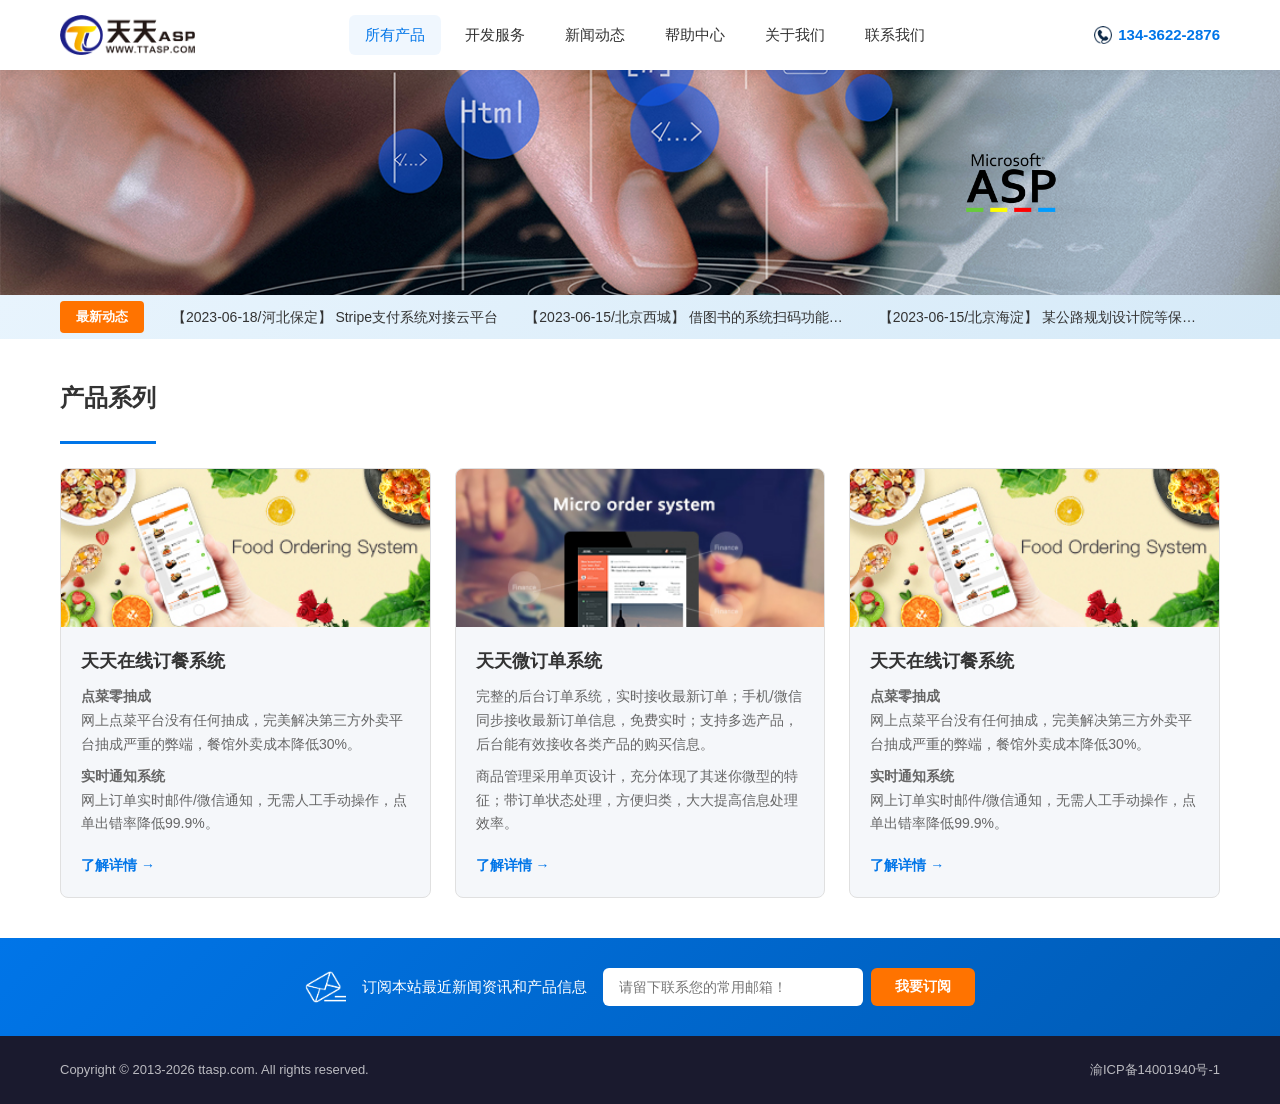
<file: index.html>
﻿<!DOCTYPE html>
<html lang="zh-CN">
<head>
  <meta charset="UTF-8">
  <meta name="viewport" content="width=device-width, initial-scale=1.0">
  <meta http-equiv="X-UA-Compatible" content="IE=edge">
  <title>天天ASP - 最专业的ASP产品供应商</title>
  <meta name="keywords" content="asp开发,asp系统,asp网站建设">
  <meta name="description" content="天天ASP是一个专注于为中小企业提供ASP解决方案和产品的开发网。我们的目标是：打造全国最专业的ASP开发品牌!">
  <link rel="stylesheet" href="css/style.css">
<style>.banner-inner{position:relative;max-width:1200px;margin:0 auto;line-height:0;overflow:visible} .asp-logo-overlay{position:absolute;top:50%;right:15%;left:auto;width:12vw;min-width:80px;max-width:180px;transform:translateY(-50%);z-index:2}@media(max-width:768px){.asp-logo-overlay{width:10vw;right:12%;left:auto}}@media(max-width:480px){.asp-logo-overlay{width:12vw;right:10%;left:auto}}</style>
</head>
<body>

  <!-- 顶部导航 -->
  <header class="header">
    <div class="container header-inner">
      <a href="index.html" class="logo">
        <img src="images/logo.png" alt="天天ASP">
      </a>
      <nav class="nav" id="nav">
        <a href="index.html" class="nav-link active">所有产品</a>
        <a href="development.html" class="nav-link">开发服务</a>
        <a href="news.html" class="nav-link">新闻动态</a>
        <a href="help.html" class="nav-link">帮助中心</a>
                <a href="about.html" class="nav-link">关于我们</a>
        <a href="contact.html" class="nav-link">联系我们</a>
      </nav>
      <div class="header-right">
        <span class="phone">
          <img src="images/tel.png" alt="电话" class="phone-icon">
          134-3622-2876
        </span>
        <button class="menu-toggle" id="menuToggle" aria-label="菜单">
          <span></span><span></span><span></span>
        </button>
      </div>
    </div>
  </header>

  <!-- Banner -->
  <section class="banner" style="position:relative">
    <div style="position:relative;line-height:0">
      <img src="images/top.png" alt="天天ASP" class="banner-img">
      <img src="images/asp-logo.png" alt="ASP" class="asp-logo-overlay">
    </div>
  </section>

  <!-- 滚动公告 -->
  <section class="notice">
    <div class="container">
      <div class="notice-inner">
        <span class="notice-label">最新动态</span>
        <div class="notice-scroll" id="noticeScroll">
          <ul>
            <li>
              <span>【2023-06-18/河北保定】 Stripe支付系统对接云平台</span>
              <span>【2023-06-15/北京西城】 借图书的系统扫码功能完善</span>
              <span>【2023-06-15/北京海淀】 某公路规划设计院等保开发</span>
            </li>
            <li>
              <span>【2023-05-24/江苏盐城】 考试系统PDF功能订制</span>
              <span>【2023-05-15/广东江门】 网站安全技术的分配</span>
              <span>【2023-05-15/山东东营】 asp培训教程开发</span>
            </li>
            <li>
              <span>【2023-05-10/福建福州】 软件功能扩展订制</span>
              <span>【2023-05-10/广东汕头】 企业网站模板定制</span>
              <span>【2023-05-08/北京东城】 CRM系统二开</span>
            </li>
            <li>
              <span>【2023-05-04/河南焦作】 船舶企业平台框架设计架构</span>
              <span>【2023-04-30/陕西西安】 ASP表单对接API接口</span>
              <span>【2023-04-29/美国加州】 区块链技术对接系统</span>
            </li>
          </ul>
        </div>
      </div>
    </div>
  </section>

  <!-- 产品系列 -->
  <section class="products">
    <div class="container">
      <h2 class="section-title">产品系列</h2>
      <div class="product-grid">

        <a href="product.html" class="product-card">
          <div class="product-img">
            <img src="images/food_order_system.jpg" alt="天天在线订餐系统">
          </div>
          <div class="product-info">
            <h3>天天在线订餐系统</h3>
            <p class="product-desc">
              <strong>点菜零抽成</strong><br>
              网上点菜平台没有任何抽成，完美解决第三方外卖平台抽成严重的弊端，餐馆外卖成本降低30%。
            </p>
            <p class="product-desc">
              <strong>实时通知系统</strong><br>
              网上订单实时邮件/微信通知，无需人工手动操作，点单出错率降低99.9%。
            </p>
            <span class="product-link">了解详情 →</span>
          </div>
        </a>

        <a href="product-order.html" class="product-card">
          <div class="product-img">
            <img src="images/order_system.jpg" alt="天天微订单系统">
          </div>
          <div class="product-info">
            <h3>天天微订单系统</h3>
            <p class="product-desc">
              完整的后台订单系统，实时接收最新订单；手机/微信同步接收最新订单信息，免费实时；支持多选产品，后台能有效接收各类产品的购买信息。
            </p>
            <p class="product-desc">
              商品管理采用单页设计，充分体现了其迷你微型的特征；带订单状态处理，方便归类，大大提高信息处理效率。
            </p>
            <span class="product-link">了解详情 →</span>
          </div>
        </a>

        <a href="help.html" class="product-card">
          <div class="product-img">
            <img src="images/food_order_system.jpg" alt="天天在线订餐系统">
          </div>
          <div class="product-info">
            <h3>天天在线订餐系统</h3>
            <p class="product-desc">
              <strong>点菜零抽成</strong><br>
              网上点菜平台没有任何抽成，完美解决第三方外卖平台抽成严重的弊端，餐馆外卖成本降低30%。
            </p>
            <p class="product-desc">
              <strong>实时通知系统</strong><br>
              网上订单实时邮件/微信通知，无需人工手动操作，点单出错率降低99.9%。
            </p>
            <span class="product-link">了解详情 →</span>
          </div>
        </a>

      </div>
    </div>
  </section>


  <!-- 邮件订阅 -->
  <section class="subscribe">
    <div class="container subscribe-inner">
      <img src="images/email.png" alt="订阅" class="subscribe-icon">
      <span>订阅本站最近新闻资讯和产品信息</span>
      <form class="subscribe-form" action="?act=add" method="post" onsubmit="return checkEmail();">
        <input type="email" name="email" placeholder="请留下联系您的常用邮箱！" required>
        <button type="submit">我要订阅</button>
      </form>
    </div>
  </section>

  <!-- 页脚 -->
  <footer class="footer">
    <div class="container footer-inner">
      <p>Copyright &copy; 2013-2026 ttasp.com. All rights reserved.</p>
      <p>
        <a href="https://www.beian.gov.cn/" target="_blank" rel="nofollow">渝ICP备14001940号-1</a>
      </p>
    </div>
  </footer>

  <script src="js/main.js"></script>
</body>
</html>
</file>
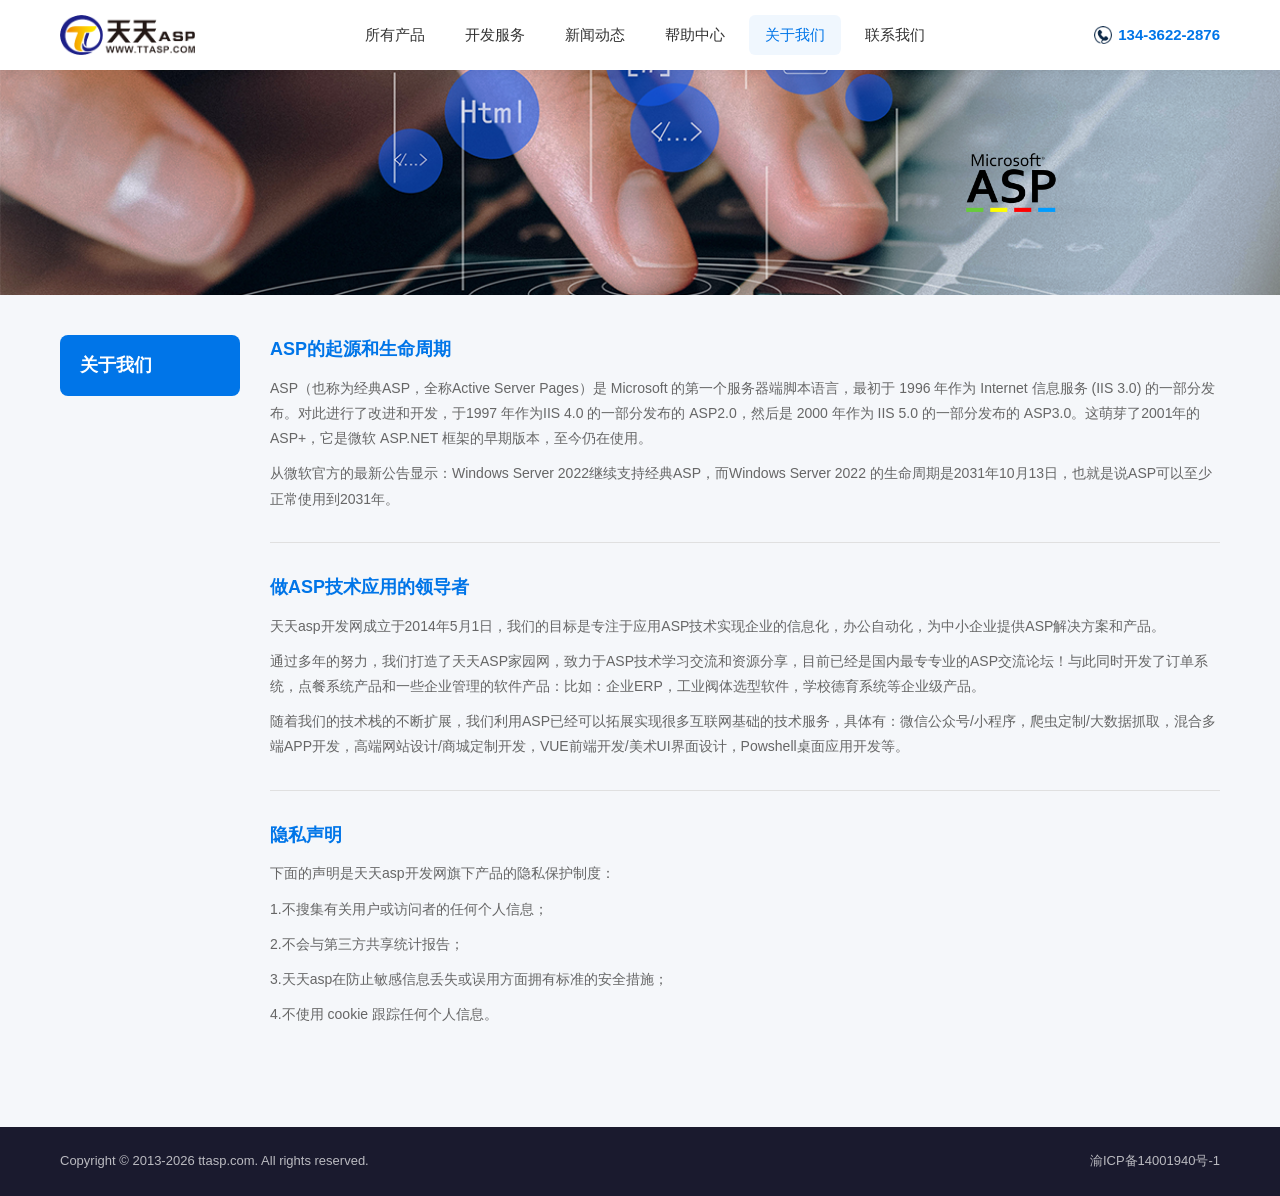
<file: about.html>
﻿<!DOCTYPE html>
<html lang="zh-CN">
<head>
  <meta charset="UTF-8">
  <meta name="viewport" content="width=device-width, initial-scale=1.0">
  <meta http-equiv="X-UA-Compatible" content="IE=edge">
  <title>关于我们 - 天天ASP</title>
  <meta name="keywords" content="天天ASP,关于我们,公司介绍">
  <meta name="description" content="天天ASP是一个专注于为中小企业提供ASP解决方案和产品的开发网。">
  <link rel="stylesheet" href="css/style.css">
  <link rel="stylesheet" href="css/pages.css">
<style>.banner-inner{position:relative;max-width:1200px;margin:0 auto;line-height:0;overflow:visible} .asp-logo-overlay{position:absolute;top:50%;right:15%;left:auto;width:12vw;min-width:80px;max-width:180px;transform:translateY(-50%);z-index:2}@media(max-width:768px){.asp-logo-overlay{width:10vw;right:12%;left:auto}}@media(max-width:480px){.asp-logo-overlay{width:12vw;right:10%;left:auto}}</style>
</head>
<body>

  <!-- 顶部导航 -->
  <header class="header">
    <div class="container header-inner">
      <a href="index.html" class="logo">
        <img src="images/logo.png" alt="天天ASP">
      </a>
      <nav class="nav" id="nav">
        <a href="index.html" class="nav-link">所有产品</a>
        <a href="development.html" class="nav-link">开发服务</a>
        <a href="news.html" class="nav-link">新闻动态</a>
        <a href="help.html" class="nav-link">帮助中心</a>
                <a href="about.html" class="nav-link active">关于我们</a>
        <a href="contact.html" class="nav-link">联系我们</a>
      </nav>
      <div class="header-right">
        <span class="phone">
          <img src="images/tel.png" alt="电话" class="phone-icon">
          134-3622-2876
        </span>
        <button class="menu-toggle" id="menuToggle" aria-label="菜单">
          <span></span><span></span><span></span>
        </button>
      </div>
    </div>
  </header>

  <!-- Banner主图 -->
  <section class="banner" style="position:relative">
    <div style="position:relative;line-height:0">
      <img src="images/top.png" alt="天天ASP" class="banner-img">
      <img src="images/asp-logo.png" alt="ASP" class="asp-logo-overlay">
    </div>
  </section>

  <!-- 关于内容 -->
  <section class="about-section">
    <div class="container">

      <div class="about-layout">
        <div class="about-sidebar">
          <h2 class="sidebar-title">关于我们</h2>
        </div>

        <div class="about-content">

          <div class="about-item">
            <h3>ASP的起源和生命周期</h3>
            <p>ASP（也称为经典ASP，全称Active Server Pages）是 Microsoft 的第一个服务器端脚本语言，最初于 1996 年作为 Internet 信息服务 (IIS 3.0) 的一部分发布。对此进行了改进和开发，于1997 年作为IIS 4.0 的一部分发布的 ASP2.0，然后是 2000 年作为 IIS 5.0 的一部分发布的 ASP3.0。这萌芽了2001年的 ASP+，它是微软 ASP.NET 框架的早期版本，至今仍在使用。</p>
            <p>从微软官方的最新公告显示：Windows Server 2022继续支持经典ASP，而Windows Server 2022 的生命周期是2031年10月13日，也就是说ASP可以至少正常使用到2031年。</p>
          </div>

          <div class="about-item">
            <h3>做ASP技术应用的领导者</h3>
            <p>天天asp开发网成立于2014年5月1日，我们的目标是专注于应用ASP技术实现企业的信息化，办公自动化，为中小企业提供ASP解决方案和产品。</p>
            <p>通过多年的努力，我们打造了天天ASP家园网，致力于ASP技术学习交流和资源分享，目前已经是国内最专专业的ASP交流论坛！与此同时开发了订单系统，点餐系统产品和一些企业管理的软件产品：比如：企业ERP，工业阀体选型软件，学校德育系统等企业级产品。</p>
            <p>随着我们的技术栈的不断扩展，我们利用ASP已经可以拓展实现很多互联网基础的技术服务，具体有：微信公众号/小程序，爬虫定制/大数据抓取，混合多端APP开发，高端网站设计/商城定制开发，VUE前端开发/美术UI界面设计，Powshell桌面应用开发等。</p>
          </div>

          <div class="about-item">
            <h3>隐私声明</h3>
            <p>下面的声明是天天asp开发网旗下产品的隐私保护制度：</p>
            <p>1.不搜集有关用户或访问者的任何个人信息；</p>
            <p>2.不会与第三方共享统计报告；</p>
            <p>3.天天asp在防止敏感信息丢失或误用方面拥有标准的安全措施；</p>
            <p>4.不使用 cookie 跟踪任何个人信息。</p>
          </div>

        </div>
      </div>


    </div>
  </section>

  <!-- 页脚 -->
  <footer class="footer">
    <div class="container footer-inner">
      <p>Copyright &copy; 2013-2026 ttasp.com. All rights reserved.</p>
      <p>
        <a href="https://www.beian.gov.cn/" target="_blank" rel="nofollow">渝ICP备14001940号-1</a>
      </p>
    </div>
  </footer>

  <script src="js/main.js"></script>
</body>
</html>
</file>
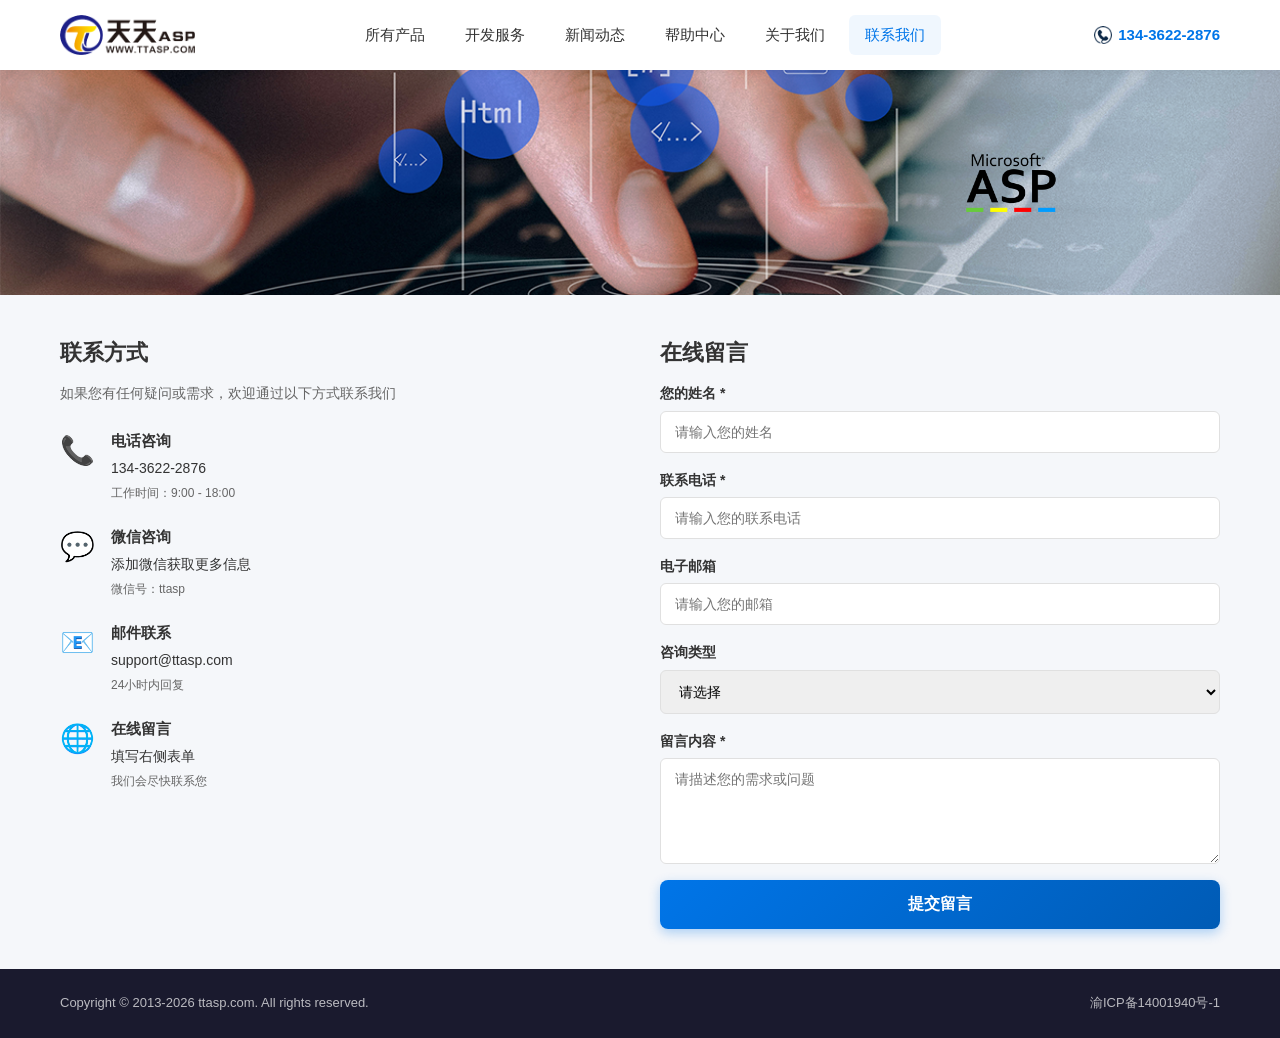
<file: contact.html>
﻿<!DOCTYPE html>
<html lang="zh-CN">
<head>
  <meta charset="UTF-8">
  <meta name="viewport" content="width=device-width, initial-scale=1.0">
  <meta http-equiv="X-UA-Compatible" content="IE=edge">
  <title>联系我们 - 天天ASP</title>
  <meta name="keywords" content="联系我们,天天ASP,咨询">
  <meta name="description" content="联系天天ASP，获取产品咨询、技术支持和合作洽谈。">
  <link rel="stylesheet" href="css/style.css">
  <link rel="stylesheet" href="css/pages.css">
<style>.banner-inner{position:relative;max-width:1200px;margin:0 auto;line-height:0;overflow:visible} .asp-logo-overlay{position:absolute;top:50%;right:15%;left:auto;width:12vw;min-width:80px;max-width:180px;transform:translateY(-50%);z-index:2}@media(max-width:768px){.asp-logo-overlay{width:10vw;right:12%;left:auto}}@media(max-width:480px){.asp-logo-overlay{width:12vw;right:10%;left:auto}}</style>
</head>
<body>

  <!-- 顶部导航 -->
  <header class="header">
    <div class="container header-inner">
      <a href="index.html" class="logo">
        <img src="images/logo.png" alt="天天ASP">
      </a>
      <nav class="nav" id="nav">
        <a href="index.html" class="nav-link">所有产品</a>
        <a href="development.html" class="nav-link">开发服务</a>
        <a href="news.html" class="nav-link">新闻动态</a>
        <a href="help.html" class="nav-link">帮助中心</a>
                <a href="about.html" class="nav-link">关于我们</a>
        <a href="contact.html" class="nav-link active">联系我们</a>
      </nav>
      <div class="header-right">
        <span class="phone">
          <img src="images/tel.png" alt="电话" class="phone-icon">
          134-3622-2876
        </span>
        <button class="menu-toggle" id="menuToggle" aria-label="菜单">
          <span></span><span></span><span></span>
        </button>
      </div>
    </div>
  </header>

  <!-- Banner主图 -->
  <section class="banner" style="position:relative">
    <div style="position:relative;line-height:0">
      <img src="images/top.png" alt="天天ASP" class="banner-img">
      <img src="images/asp-logo.png" alt="ASP" class="asp-logo-overlay">
    </div>
  </section>

  <!-- 联系内容 -->
  <section class="contact-section">
    <div class="container">

      <div class="contact-grid">

        <!-- 联系方式 -->
        <div class="contact-info">
          <h2>联系方式</h2>
          <p class="contact-desc">如果您有任何疑问或需求，欢迎通过以下方式联系我们</p>

          <div class="contact-list">
            <div class="contact-item">
              <span class="contact-icon">📞</span>
              <div>
                <h3>电话咨询</h3>
                <p>134-3622-2876</p>
                <span class="contact-time">工作时间：9:00 - 18:00</span>
              </div>
            </div>

            <div class="contact-item">
              <span class="contact-icon">💬</span>
              <div>
                <h3>微信咨询</h3>
                <p>添加微信获取更多信息</p>
                <span class="contact-time">微信号：ttasp</span>
              </div>
            </div>

            <div class="contact-item">
              <span class="contact-icon">📧</span>
              <div>
                <h3>邮件联系</h3>
                <p>support@ttasp.com</p>
                <span class="contact-time">24小时内回复</span>
              </div>
            </div>

            <div class="contact-item">
              <span class="contact-icon">🌐</span>
              <div>
                <h3>在线留言</h3>
                <p>填写右侧表单</p>
                <span class="contact-time">我们会尽快联系您</span>
              </div>
            </div>
          </div>
        </div>

        <!-- 留言表单 -->
        <div class="contact-form-wrap">
          <h2>在线留言</h2>
          <form class="contact-form" action="?act=add" method="post">
            <div class="form-group">
              <label for="name">您的姓名 *</label>
              <input type="text" id="name" name="name" placeholder="请输入您的姓名" required>
            </div>
            <div class="form-group">
              <label for="phone">联系电话 *</label>
              <input type="tel" id="phone" name="phone" placeholder="请输入您的联系电话" required>
            </div>
            <div class="form-group">
              <label for="email">电子邮箱</label>
              <input type="email" id="email" name="email" placeholder="请输入您的邮箱">
            </div>
            <div class="form-group">
              <label for="subject">咨询类型</label>
              <select id="subject" name="subject">
                <option value="">请选择</option>
                <option value="product">产品咨询</option>
                <option value="custom">定制开发</option>
                <option value="tech">技术支持</option>
                <option value="other">其他</option>
              </select>
            </div>
            <div class="form-group">
              <label for="message">留言内容 *</label>
              <textarea id="message" name="message" rows="5" placeholder="请描述您的需求或问题" required></textarea>
            </div>
            <button type="submit" class="btn btn-primary btn-block">提交留言</button>
          </form>
        </div>

      </div>

    </div>
  </section>

  <!-- 页脚 -->
  <footer class="footer">
    <div class="container footer-inner">
      <p>Copyright &copy; 2013-2026 ttasp.com. All rights reserved.</p>
      <p>
        <a href="https://www.beian.gov.cn/" target="_blank" rel="nofollow">渝ICP备14001940号-1</a>
      </p>
    </div>
  </footer>

  <script src="js/main.js"></script>
</body>
</html>
</file>
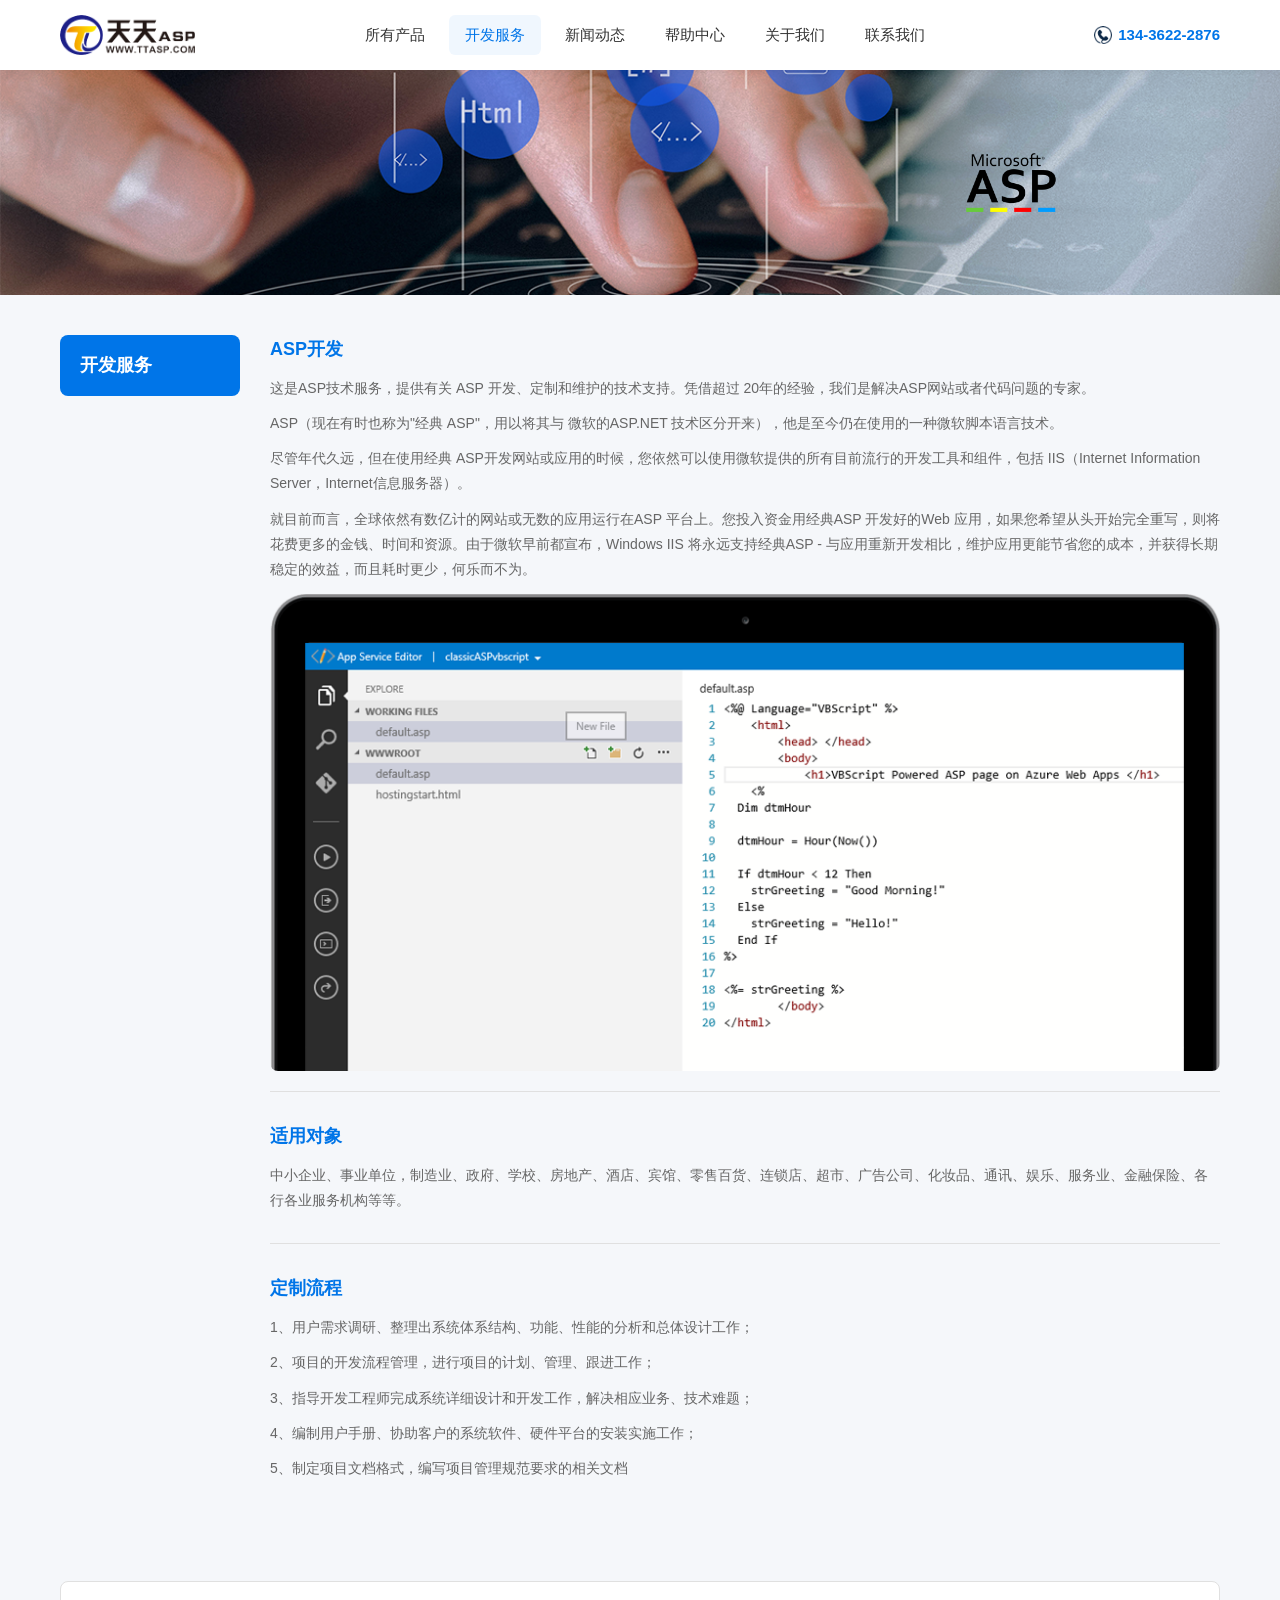
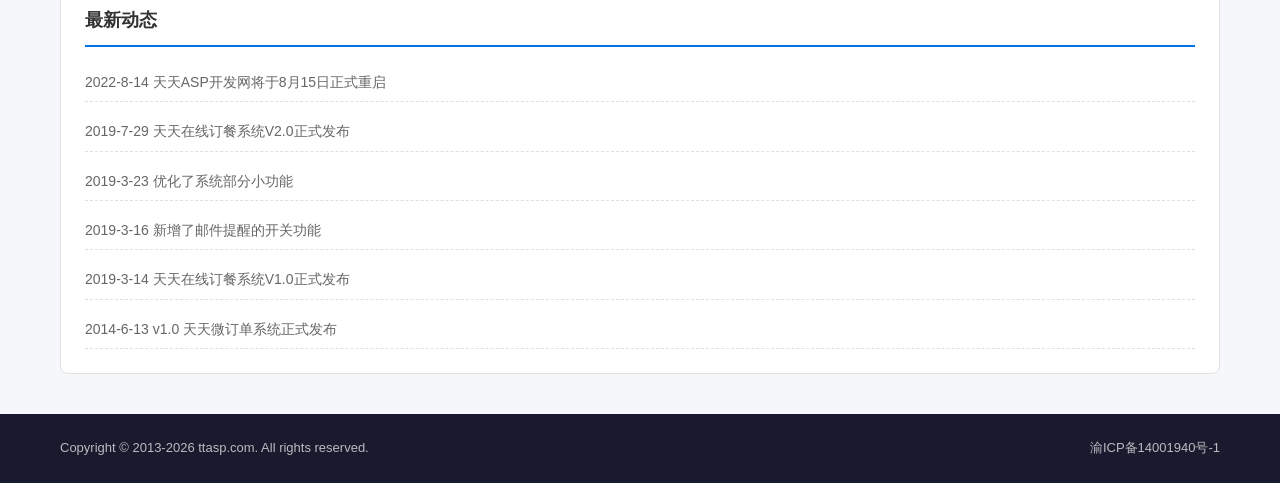
<file: development.html>
﻿<!DOCTYPE html>
<html lang="zh-CN">
<head>
  <meta charset="UTF-8">
  <meta name="viewport" content="width=device-width, initial-scale=1.0">
  <meta http-equiv="X-UA-Compatible" content="IE=edge">
  <title>开发定制服务 - 天天ASP</title>
  <meta name="keywords" content="asp开发,asp系统,asp网站建设">
  <meta name="description" content="天天ASP是一个专注于为中小企业提供ASP解决方案和产品的开发网。">
  <link rel="stylesheet" href="css/style.css">
  <link rel="stylesheet" href="css/pages.css">
<style>.banner-inner{position:relative;max-width:1200px;margin:0 auto;line-height:0;overflow:visible} .asp-logo-overlay{position:absolute;top:50%;right:15%;left:auto;width:12vw;min-width:80px;max-width:180px;transform:translateY(-50%);z-index:2}@media(max-width:768px){.asp-logo-overlay{width:10vw;right:12%;left:auto}}@media(max-width:480px){.asp-logo-overlay{width:12vw;right:10%;left:auto}}</style>
</head>
<body>

  <!-- 顶部导航 -->
  <header class="header">
    <div class="container header-inner">
      <a href="index.html" class="logo">
        <img src="images/logo.png" alt="天天ASP">
      </a>
      <nav class="nav" id="nav">
        <a href="index.html" class="nav-link">所有产品</a>
        <a href="development.html" class="nav-link active">开发服务</a>
        <a href="news.html" class="nav-link">新闻动态</a>
        <a href="help.html" class="nav-link">帮助中心</a>
                <a href="about.html" class="nav-link">关于我们</a>
        <a href="contact.html" class="nav-link">联系我们</a>
      </nav>
      <div class="header-right">
        <span class="phone">
          <img src="images/tel.png" alt="电话" class="phone-icon">
          134-3622-2876
        </span>
        <button class="menu-toggle" id="menuToggle" aria-label="菜单">
          <span></span><span></span><span></span>
        </button>
      </div>
    </div>
  </header>

  <!-- Banner主图 -->
  <section class="banner" style="position:relative">
    <div style="position:relative;line-height:0">
      <img src="images/top.png" alt="天天ASP" class="banner-img">
      <img src="images/asp-logo.png" alt="ASP" class="asp-logo-overlay">
    </div>
  </section>

  <!-- 开发服务内容 -->
  <section class="dev-section">
    <div class="container">

      <div class="dev-layout">
        <div class="dev-sidebar">
          <h2 class="sidebar-title">开发服务</h2>
        </div>

        <div class="dev-content">

          <div class="dev-item">
            <h3>ASP开发</h3>
            <p>这是ASP技术服务，提供有关 ASP 开发、定制和维护的技术支持。凭借超过 20年的经验，我们是解决ASP网站或者代码问题的专家。</p>
            <p>ASP（现在有时也称为"经典 ASP"，用以将其与 微软的ASP.NET 技术区分开来），他是至今仍在使用的一种微软脚本语言技术。</p>
            <p>尽管年代久远，但在使用经典 ASP开发网站或应用的时候，您依然可以使用微软提供的所有目前流行的开发工具和组件，包括 IIS（Internet Information Server，Internet信息服务器）。</p>
            <p>就目前而言，全球依然有数亿计的网站或无数的应用运行在ASP 平台上。您投入资金用经典ASP 开发好的Web 应用，如果您希望从头开始完全重写，则将花费更多的金钱、时间和资源。由于微软早前都宣布，Windows IIS 将永远支持经典ASP - 与应用重新开发相比，维护应用更能节省您的成本，并获得长期稳定的效益，而且耗时更少，何乐而不为。</p>
            <img src="images/develop/2.PNG" alt="ASP开发" class="dev-img">
          </div>

          <div class="dev-item">
            <h3>适用对象</h3>
            <p>中小企业、事业单位，制造业、政府、学校、房地产、酒店、宾馆、零售百货、连锁店、超市、广告公司、化妆品、通讯、娱乐、服务业、金融保险、各行各业服务机构等等。</p>
          </div>

          <div class="dev-item">
            <h3>定制流程</h3>
            <p>1、用户需求调研、整理出系统体系结构、功能、性能的分析和总体设计工作；</p>
            <p>2、项目的开发流程管理，进行项目的计划、管理、跟进工作；</p>
            <p>3、指导开发工程师完成系统详细设计和开发工作，解决相应业务、技术难题；</p>
            <p>4、编制用户手册、协助客户的系统软件、硬件平台的安装实施工作；</p>
            <p>5、制定项目文档格式，编写项目管理规范要求的相关文档</p>
          </div>

        </div>
      </div>

      <!-- 最新动态侧栏 -->
      <div class="dev-news">
        <h2>最新动态</h2>
        <div class="dev-news-list">
          <a href="news-310.html">2022-8-14 天天ASP开发网将于8月15日正式重启</a>
          <a href="news-309.html">2019-7-29 天天在线订餐系统V2.0正式发布</a>
          <a href="news-308.html">2019-3-23 优化了系统部分小功能</a>
          <a href="news-307.html">2019-3-16 新增了邮件提醒的开关功能</a>
          <a href="news-306.html">2019-3-14 天天在线订餐系统V1.0正式发布</a>
          <a href="news-117.html">2014-6-13 v1.0 天天微订单系统正式发布</a>
        </div>
      </div>

    </div>
  </section>

  <!-- 页脚 -->
  <footer class="footer">
    <div class="container footer-inner">
      <p>Copyright &copy; 2013-2026 ttasp.com. All rights reserved.</p>
      <p>
        <a href="https://www.beian.gov.cn/" target="_blank" rel="nofollow">渝ICP备14001940号-1</a>
      </p>
    </div>
  </footer>

  <script src="js/main.js"></script>
</body>
</html>
</file>
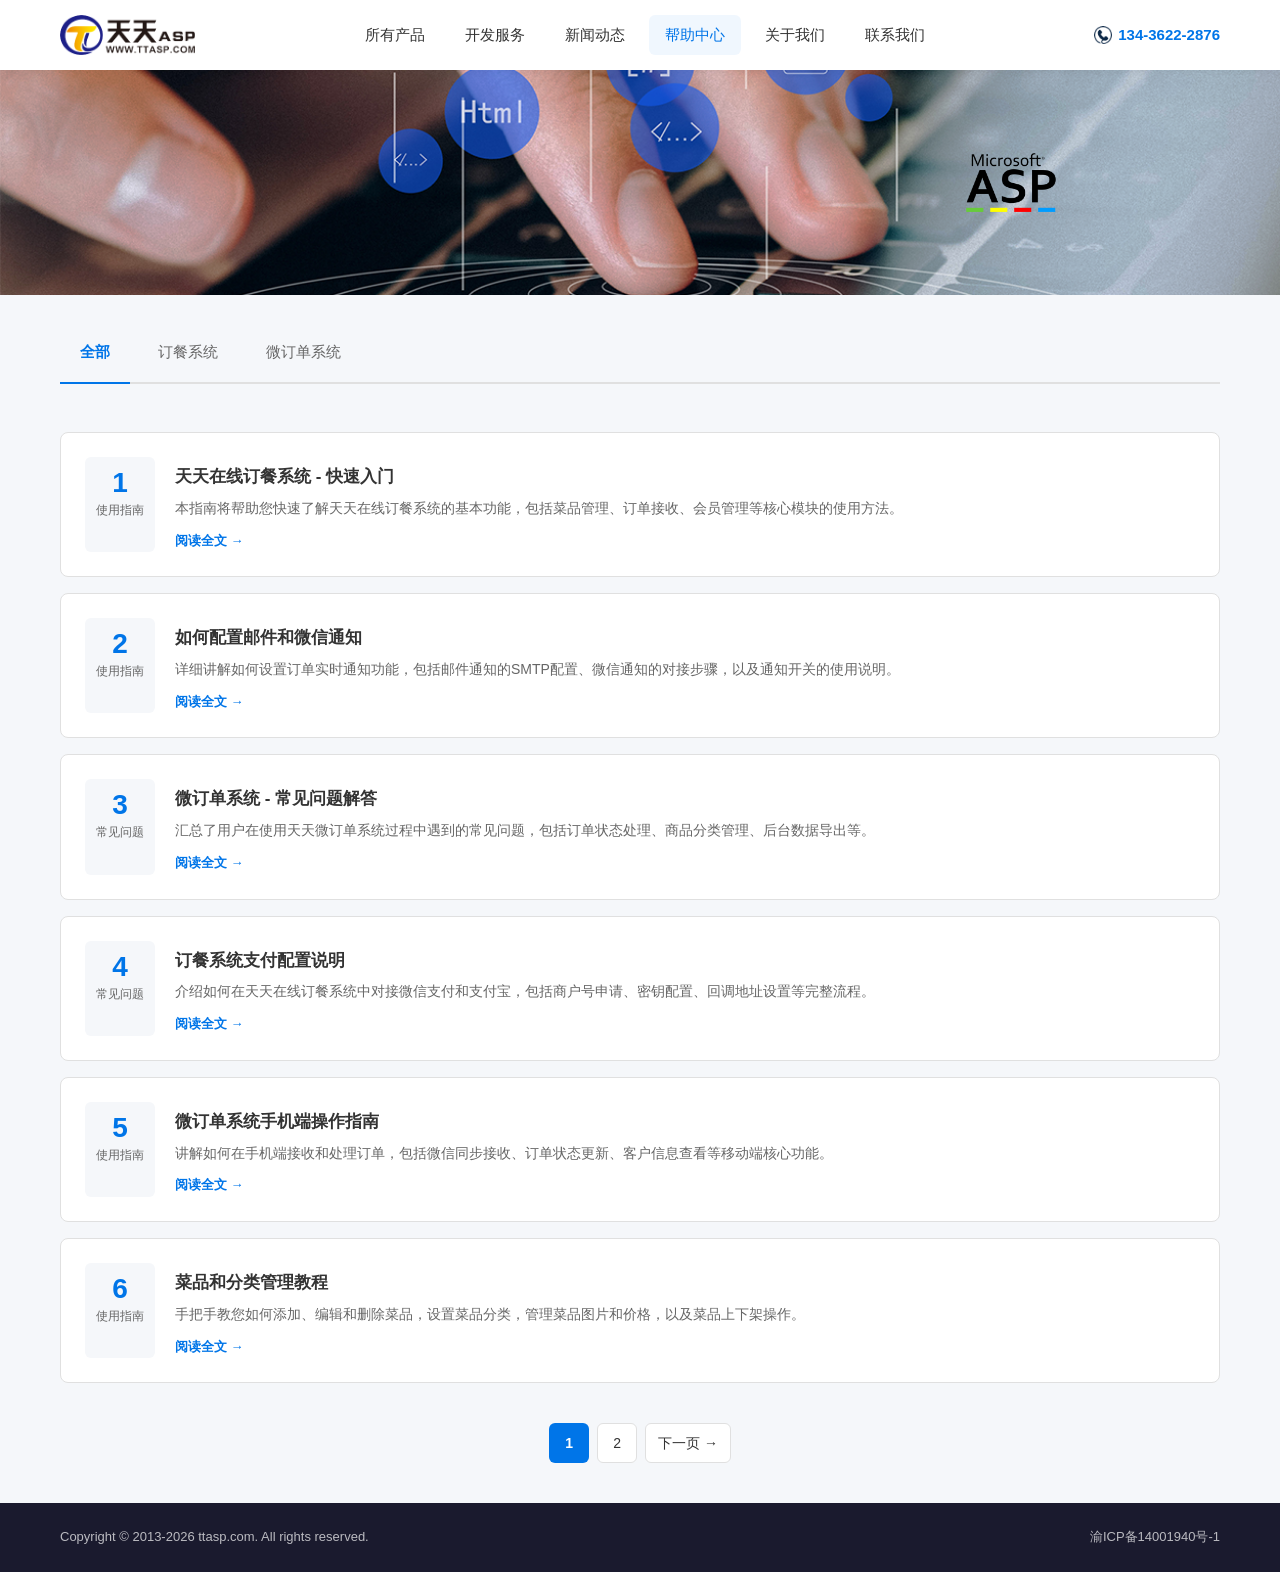
<file: help.html>
<!DOCTYPE html>
<html lang="zh-CN">
<head>
  <meta charset="UTF-8">
  <meta name="viewport" content="width=device-width, initial-scale=1.0">
  <meta http-equiv="X-UA-Compatible" content="IE=edge">
  <title>帮助中心 - 天天ASP</title>
  <meta name="keywords" content="asp帮助,产品使用帮助,技术支持">
  <meta name="description" content="天天ASP帮助中心，为您提供产品使用指南、常见问题解答和技术支持。">
  <link rel="stylesheet" href="css/style.css">
  <link rel="stylesheet" href="css/news.css">
<style>.banner-inner{position:relative;max-width:1200px;margin:0 auto;line-height:0;overflow:visible} .asp-logo-overlay{position:absolute;top:50%;right:15%;left:auto;width:12vw;min-width:80px;max-width:180px;transform:translateY(-50%);z-index:2}@media(max-width:768px){.asp-logo-overlay{width:10vw;right:12%;left:auto}}@media(max-width:480px){.asp-logo-overlay{width:12vw;right:10%;left:auto}}</style>
</head>
<body>

  <!-- 顶部导航 -->
  <header class="header">
    <div class="container header-inner">
      <a href="index.html" class="logo">
        <img src="images/logo.png" alt="天天ASP">
      </a>
      <nav class="nav" id="nav">
        <a href="index.html" class="nav-link">所有产品</a>
        <a href="development.html" class="nav-link">开发服务</a>
        <a href="news.html" class="nav-link">新闻动态</a>
        <a href="help.html" class="nav-link active">帮助中心</a>
        <a href="about.html" class="nav-link">关于我们</a>
        <a href="contact.html" class="nav-link">联系我们</a>
      </nav>
      <div class="header-right">
        <span class="phone">
          <img src="images/tel.png" alt="电话" class="phone-icon">
          134-3622-2876
        </span>
        <button class="menu-toggle" id="menuToggle" aria-label="菜单">
          <span></span><span></span><span></span>
        </button>
      </div>
    </div>
  </header>

  <!-- Banner主图 -->
  <section class="banner" style="position:relative">
    <div style="position:relative;line-height:0">
      <img src="images/top.png" alt="天天ASP" class="banner-img">
      <img src="images/asp-logo.png" alt="ASP" class="asp-logo-overlay">
    </div>
  </section>

  <!-- 帮助文章列表 -->
  <section class="news-list">
    <div class="container">

      <!-- 分类 -->
      <div class="news-tabs">
        <button class="news-tab active" data-filter="all">全部</button>
        <button class="news-tab" data-filter="food">订餐系统</button>
        <button class="news-tab" data-filter="order">微订单系统</button>
      </div>

      <div class="news-grid">

        <a href="#" class="news-card" data-category="food">
          <div class="news-card-date">
            <span class="day">1</span>
            <span class="month">使用指南</span>
          </div>
          <div class="news-card-content">
            <h3>天天在线订餐系统 - 快速入门</h3>
            <p>本指南将帮助您快速了解天天在线订餐系统的基本功能，包括菜品管理、订单接收、会员管理等核心模块的使用方法。</p>
            <span class="news-more">阅读全文 →</span>
          </div>
        </a>

        <a href="#" class="news-card" data-category="food">
          <div class="news-card-date">
            <span class="day">2</span>
            <span class="month">使用指南</span>
          </div>
          <div class="news-card-content">
            <h3>如何配置邮件和微信通知</h3>
            <p>详细讲解如何设置订单实时通知功能，包括邮件通知的SMTP配置、微信通知的对接步骤，以及通知开关的使用说明。</p>
            <span class="news-more">阅读全文 →</span>
          </div>
        </a>

        <a href="#" class="news-card" data-category="order">
          <div class="news-card-date">
            <span class="day">3</span>
            <span class="month">常见问题</span>
          </div>
          <div class="news-card-content">
            <h3>微订单系统 - 常见问题解答</h3>
            <p>汇总了用户在使用天天微订单系统过程中遇到的常见问题，包括订单状态处理、商品分类管理、后台数据导出等。</p>
            <span class="news-more">阅读全文 →</span>
          </div>
        </a>

        <a href="#" class="news-card" data-category="food">
          <div class="news-card-date">
            <span class="day">4</span>
            <span class="month">常见问题</span>
          </div>
          <div class="news-card-content">
            <h3>订餐系统支付配置说明</h3>
            <p>介绍如何在天天在线订餐系统中对接微信支付和支付宝，包括商户号申请、密钥配置、回调地址设置等完整流程。</p>
            <span class="news-more">阅读全文 →</span>
          </div>
        </a>

        <a href="#" class="news-card" data-category="order">
          <div class="news-card-date">
            <span class="day">5</span>
            <span class="month">使用指南</span>
          </div>
          <div class="news-card-content">
            <h3>微订单系统手机端操作指南</h3>
            <p>讲解如何在手机端接收和处理订单，包括微信同步接收、订单状态更新、客户信息查看等移动端核心功能。</p>
            <span class="news-more">阅读全文 →</span>
          </div>
        </a>

        <a href="#" class="news-card" data-category="food">
          <div class="news-card-date">
            <span class="day">6</span>
            <span class="month">使用指南</span>
          </div>
          <div class="news-card-content">
            <h3>菜品和分类管理教程</h3>
            <p>手把手教您如何添加、编辑和删除菜品，设置菜品分类，管理菜品图片和价格，以及菜品上下架操作。</p>
            <span class="news-more">阅读全文 →</span>
          </div>
        </a>

      </div>

      <!-- 分页 -->
      <div class="pagination">
        <span class="page-current">1</span>
        <a href="#" class="page-link">2</a>
        <a href="#" class="page-link">下一页 →</a>
      </div>

    </div>
  </section>

  <!-- 页脚 -->
  <footer class="footer">
    <div class="container footer-inner">
      <p>Copyright &copy; 2013-2026 ttasp.com. All rights reserved.</p>
      <p>
        <a href="https://www.beian.gov.cn/" target="_blank" rel="nofollow">渝ICP备14001940号-1</a>
      </p>
    </div>
  </footer>

  <script src="js/main.js"></script>
</body>
</html>
</file>
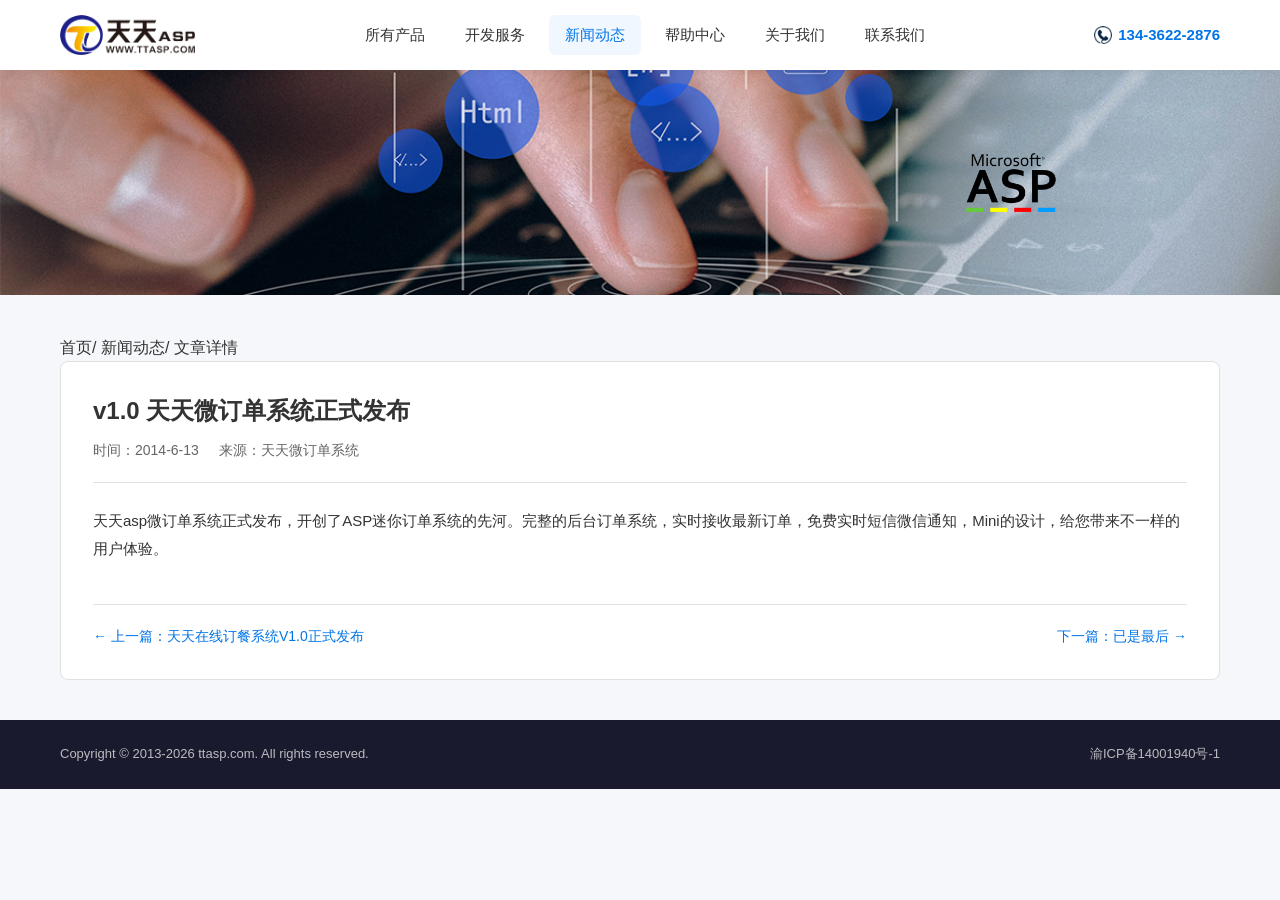
<file: news-117.html>
﻿<!DOCTYPE html>
<html lang="zh-CN">
<head>
  <meta charset="UTF-8">
  <meta name="viewport" content="width=device-width, initial-scale=1.0">
  <title>v1.0 天天微订单系统正式发布 - 新闻动态 - 天天ASP</title>
  <link rel="stylesheet" href="css/style.css">
  <link rel="stylesheet" href="css/news.css">
<style>.banner-inner{position:relative;max-width:1200px;margin:0 auto;line-height:0;overflow:visible} .asp-logo-overlay{position:absolute;top:50%;right:15%;left:auto;width:12vw;min-width:80px;max-width:180px;transform:translateY(-50%);z-index:2}@media(max-width:768px){.asp-logo-overlay{width:10vw;right:12%;left:auto}}@media(max-width:480px){.asp-logo-overlay{width:12vw;right:10%;left:auto}}</style>
</head>
<body>
  <header class="header">
    <div class="container header-inner">
      <a href="index.html" class="logo"><img src="images/logo.png" alt="天天ASP"></a>
      <nav class="nav" id="nav">
        <a href="index.html" class="nav-link">所有产品</a>
        <a href="development.html" class="nav-link">开发服务</a>
        <a href="news.html" class="nav-link active">新闻动态</a>
        <a href="help.html" class="nav-link">帮助中心</a>
                <a href="about.html" class="nav-link">关于我们</a>
        <a href="contact.html" class="nav-link">联系我们</a>
      </nav>
      <div class="header-right">
        <span class="phone"><img src="images/tel.png" alt="电话" class="phone-icon">134-3622-2876</span>
        <button class="menu-toggle" id="menuToggle" aria-label="菜单"><span></span><span></span><span></span></button>
      </div>
    </div>
  </header>
  <section class="banner" style="position:relative">
    <div style="position:relative;line-height:0">
      <img src="images/top.png" alt="天天ASP" class="banner-img">
      <img src="images/asp-logo.png" alt="ASP" class="asp-logo-overlay">
    </div>
  </section>
  <section class="news-detail">
    <div class="container">
      <nav class="breadcrumb">
        <a href="index.html">首页</a><span>/</span>
        <a href="news.html">新闻动态</a><span>/</span>
        <span class="current">文章详情</span>
      </nav>
      <article class="article">
        <header class="article-header">
          <h1>v1.0 天天微订单系统正式发布</h1>
          <div class="article-meta">
            <span>时间：2014-6-13</span>
            <span>来源：天天微订单系统</span>
          </div>
        </header>
        <div class="article-body">
          <p>天天asp微订单系统正式发布，开创了ASP迷你订单系统的先河。完整的后台订单系统，实时接收最新订单，免费实时短信微信通知，Mini的设计，给您带来不一样的用户体验。</p>
        </div>
        <div class="article-nav">
          <a href="news-306.html" class="article-prev">← 上一篇：天天在线订餐系统V1.0正式发布</a>
          <span class="article-next">下一篇：已是最后 →</span>
        </div>
      </article>
    </div>
  </section>
  <footer class="footer">
    <div class="container footer-inner">
      <p>Copyright &copy; 2013-2026 ttasp.com. All rights reserved.</p>
      <p><a href="https://www.beian.gov.cn/" target="_blank" rel="nofollow">渝ICP备14001940号-1</a></p>
    </div>
  </footer>
  <script src="js/main.js"></script>
</body>
</html>
</file>
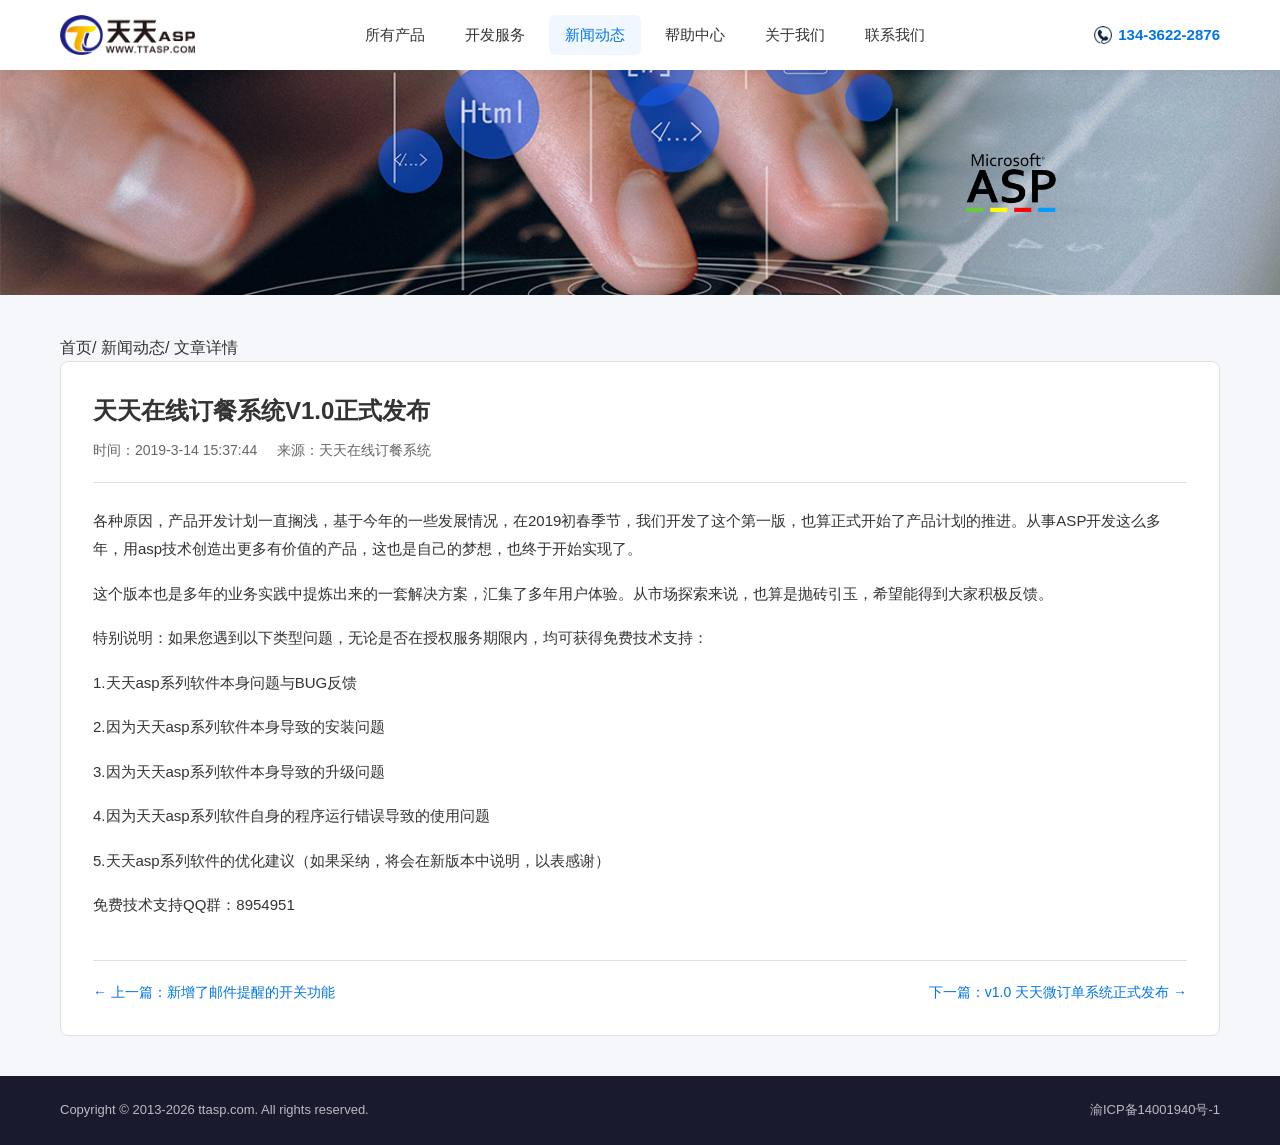
<file: news-306.html>
﻿<!DOCTYPE html>
<html lang="zh-CN">
<head>
  <meta charset="UTF-8">
  <meta name="viewport" content="width=device-width, initial-scale=1.0">
  <title>天天在线订餐系统V1.0正式发布 - 新闻动态 - 天天ASP</title>
  <link rel="stylesheet" href="css/style.css">
  <link rel="stylesheet" href="css/news.css">
<style>.banner-inner{position:relative;max-width:1200px;margin:0 auto;line-height:0;overflow:visible} .asp-logo-overlay{position:absolute;top:50%;right:15%;left:auto;width:12vw;min-width:80px;max-width:180px;transform:translateY(-50%);z-index:2}@media(max-width:768px){.asp-logo-overlay{width:10vw;right:12%;left:auto}}@media(max-width:480px){.asp-logo-overlay{width:12vw;right:10%;left:auto}}</style>
</head>
<body>
  <header class="header">
    <div class="container header-inner">
      <a href="index.html" class="logo"><img src="images/logo.png" alt="天天ASP"></a>
      <nav class="nav" id="nav">
        <a href="index.html" class="nav-link">所有产品</a>
        <a href="development.html" class="nav-link">开发服务</a>
        <a href="news.html" class="nav-link active">新闻动态</a>
        <a href="help.html" class="nav-link">帮助中心</a>
                <a href="about.html" class="nav-link">关于我们</a>
        <a href="contact.html" class="nav-link">联系我们</a>
      </nav>
      <div class="header-right">
        <span class="phone"><img src="images/tel.png" alt="电话" class="phone-icon">134-3622-2876</span>
        <button class="menu-toggle" id="menuToggle" aria-label="菜单"><span></span><span></span><span></span></button>
      </div>
    </div>
  </header>
  <section class="banner" style="position:relative">
    <div style="position:relative;line-height:0">
      <img src="images/top.png" alt="天天ASP" class="banner-img">
      <img src="images/asp-logo.png" alt="ASP" class="asp-logo-overlay">
    </div>
  </section>
  <section class="news-detail">
    <div class="container">
      <nav class="breadcrumb">
        <a href="index.html">首页</a><span>/</span>
        <a href="news.html">新闻动态</a><span>/</span>
        <span class="current">文章详情</span>
      </nav>
      <article class="article">
        <header class="article-header">
          <h1>天天在线订餐系统V1.0正式发布</h1>
          <div class="article-meta">
            <span>时间：2019-3-14 15:37:44</span>
            <span>来源：天天在线订餐系统</span>
          </div>
        </header>
        <div class="article-body">
          <p>各种原因，产品开发计划一直搁浅，基于今年的一些发展情况，在2019初春季节，我们开发了这个第一版，也算正式开始了产品计划的推进。从事ASP开发这么多年，用asp技术创造出更多有价值的产品，这也是自己的梦想，也终于开始实现了。</p>
          <p>这个版本也是多年的业务实践中提炼出来的一套解决方案，汇集了多年用户体验。从市场探索来说，也算是抛砖引玉，希望能得到大家积极反馈。</p>
          <p>特别说明：如果您遇到以下类型问题，无论是否在授权服务期限内，均可获得免费技术支持：</p>
          <p>1.天天asp系列软件本身问题与BUG反馈</p>
          <p>2.因为天天asp系列软件本身导致的安装问题</p>
          <p>3.因为天天asp系列软件本身导致的升级问题</p>
          <p>4.因为天天asp系列软件自身的程序运行错误导致的使用问题</p>
          <p>5.天天asp系列软件的优化建议（如果采纳，将会在新版本中说明，以表感谢）</p>
          <p>免费技术支持QQ群：8954951</p>
        </div>
        <div class="article-nav">
          <a href="news-307.html" class="article-prev">← 上一篇：新增了邮件提醒的开关功能</a>
          <a href="news-117.html" class="article-next">下一篇：v1.0 天天微订单系统正式发布 →</a>
        </div>
      </article>
    </div>
  </section>
  <footer class="footer">
    <div class="container footer-inner">
      <p>Copyright &copy; 2013-2026 ttasp.com. All rights reserved.</p>
      <p><a href="https://www.beian.gov.cn/" target="_blank" rel="nofollow">渝ICP备14001940号-1</a></p>
    </div>
  </footer>
  <script src="js/main.js"></script>
</body>
</html>
</file>
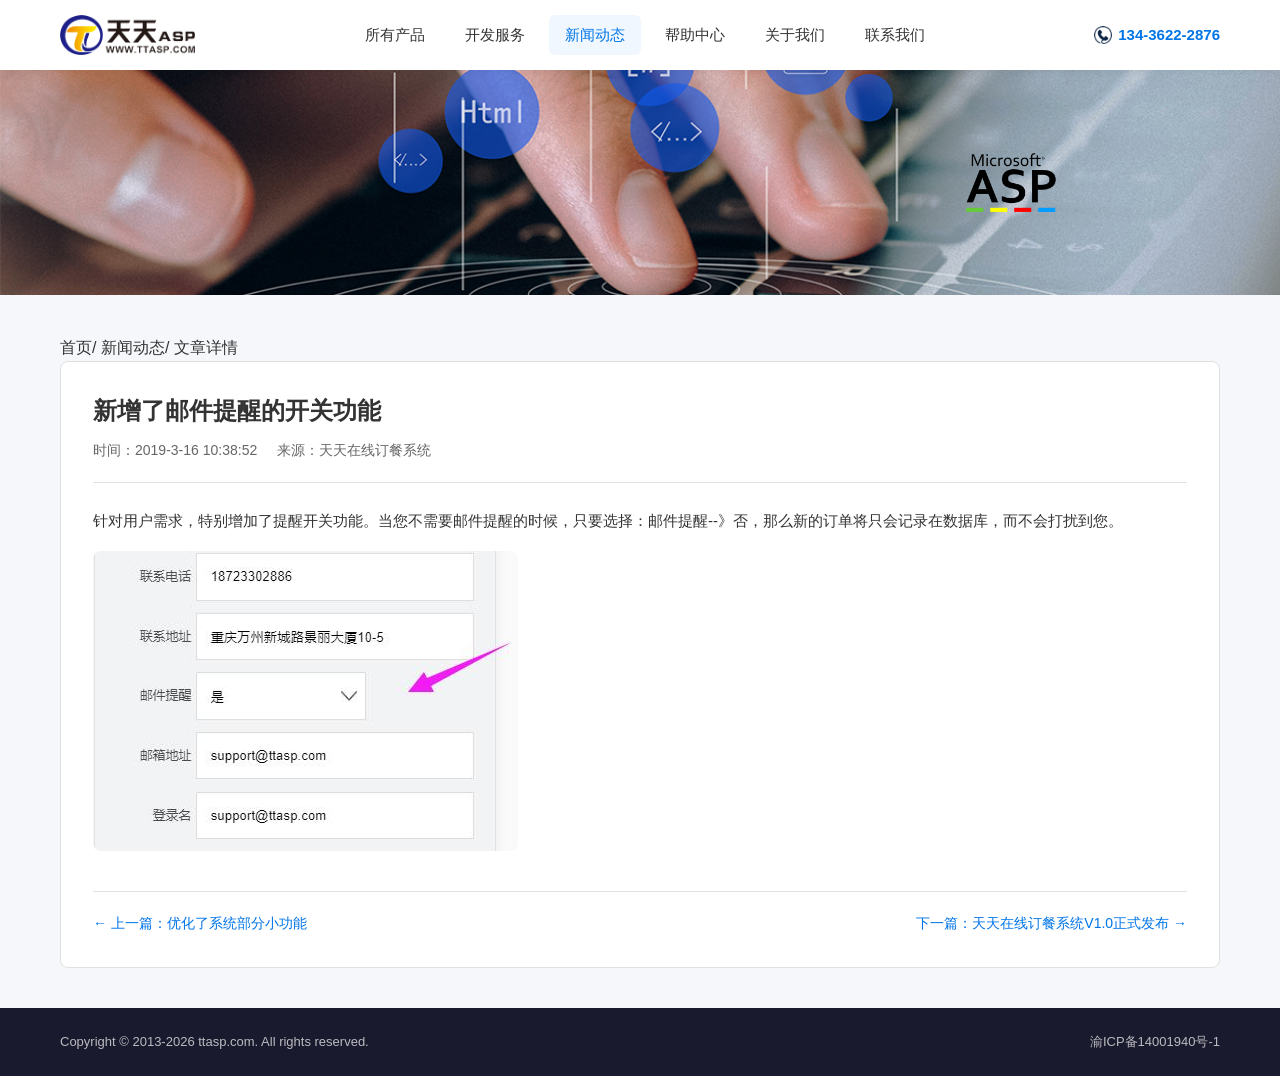
<file: news-307.html>
﻿<!DOCTYPE html>
<html lang="zh-CN">
<head>
  <meta charset="UTF-8">
  <meta name="viewport" content="width=device-width, initial-scale=1.0">
  <title>新增了邮件提醒的开关功能 - 新闻动态 - 天天ASP</title>
  <link rel="stylesheet" href="css/style.css">
  <link rel="stylesheet" href="css/news.css">
<style>.banner-inner{position:relative;max-width:1200px;margin:0 auto;line-height:0;overflow:visible} .asp-logo-overlay{position:absolute;top:50%;right:15%;left:auto;width:12vw;min-width:80px;max-width:180px;transform:translateY(-50%);z-index:2}@media(max-width:768px){.asp-logo-overlay{width:10vw;right:12%;left:auto}}@media(max-width:480px){.asp-logo-overlay{width:12vw;right:10%;left:auto}}</style>
</head>
<body>
  <header class="header">
    <div class="container header-inner">
      <a href="index.html" class="logo"><img src="images/logo.png" alt="天天ASP"></a>
      <nav class="nav" id="nav">
        <a href="index.html" class="nav-link">所有产品</a>
        <a href="development.html" class="nav-link">开发服务</a>
        <a href="news.html" class="nav-link active">新闻动态</a>
        <a href="help.html" class="nav-link">帮助中心</a>
                <a href="about.html" class="nav-link">关于我们</a>
        <a href="contact.html" class="nav-link">联系我们</a>
      </nav>
      <div class="header-right">
        <span class="phone"><img src="images/tel.png" alt="电话" class="phone-icon">134-3622-2876</span>
        <button class="menu-toggle" id="menuToggle" aria-label="菜单"><span></span><span></span><span></span></button>
      </div>
    </div>
  </header>
  <section class="banner" style="position:relative">
    <div style="position:relative;line-height:0">
      <img src="images/top.png" alt="天天ASP" class="banner-img">
      <img src="images/asp-logo.png" alt="ASP" class="asp-logo-overlay">
    </div>
  </section>
  <section class="news-detail">
    <div class="container">
      <nav class="breadcrumb">
        <a href="index.html">首页</a><span>/</span>
        <a href="news.html">新闻动态</a><span>/</span>
        <span class="current">文章详情</span>
      </nav>
      <article class="article">
        <header class="article-header">
          <h1>新增了邮件提醒的开关功能</h1>
          <div class="article-meta">
            <span>时间：2019-3-16 10:38:52</span>
            <span>来源：天天在线订餐系统</span>
          </div>
        </header>
        <div class="article-body">
          <p>针对用户需求，特别增加了提醒开关功能。当您不需要邮件提醒的时候，只要选择：邮件提醒--》否，那么新的订单将只会记录在数据库，而不会打扰到您。</p>
          <p><img src="images/news/20190316.jpg" alt="邮件提醒开关" style="max-width:100%;border-radius:8px;"></p>
        </div>
        <div class="article-nav">
          <a href="news-308.html" class="article-prev">← 上一篇：优化了系统部分小功能</a>
          <a href="news-306.html" class="article-next">下一篇：天天在线订餐系统V1.0正式发布 →</a>
        </div>
      </article>
    </div>
  </section>
  <footer class="footer">
    <div class="container footer-inner">
      <p>Copyright &copy; 2013-2026 ttasp.com. All rights reserved.</p>
      <p><a href="https://www.beian.gov.cn/" target="_blank" rel="nofollow">渝ICP备14001940号-1</a></p>
    </div>
  </footer>
  <script src="js/main.js"></script>
</body>
</html>
</file>
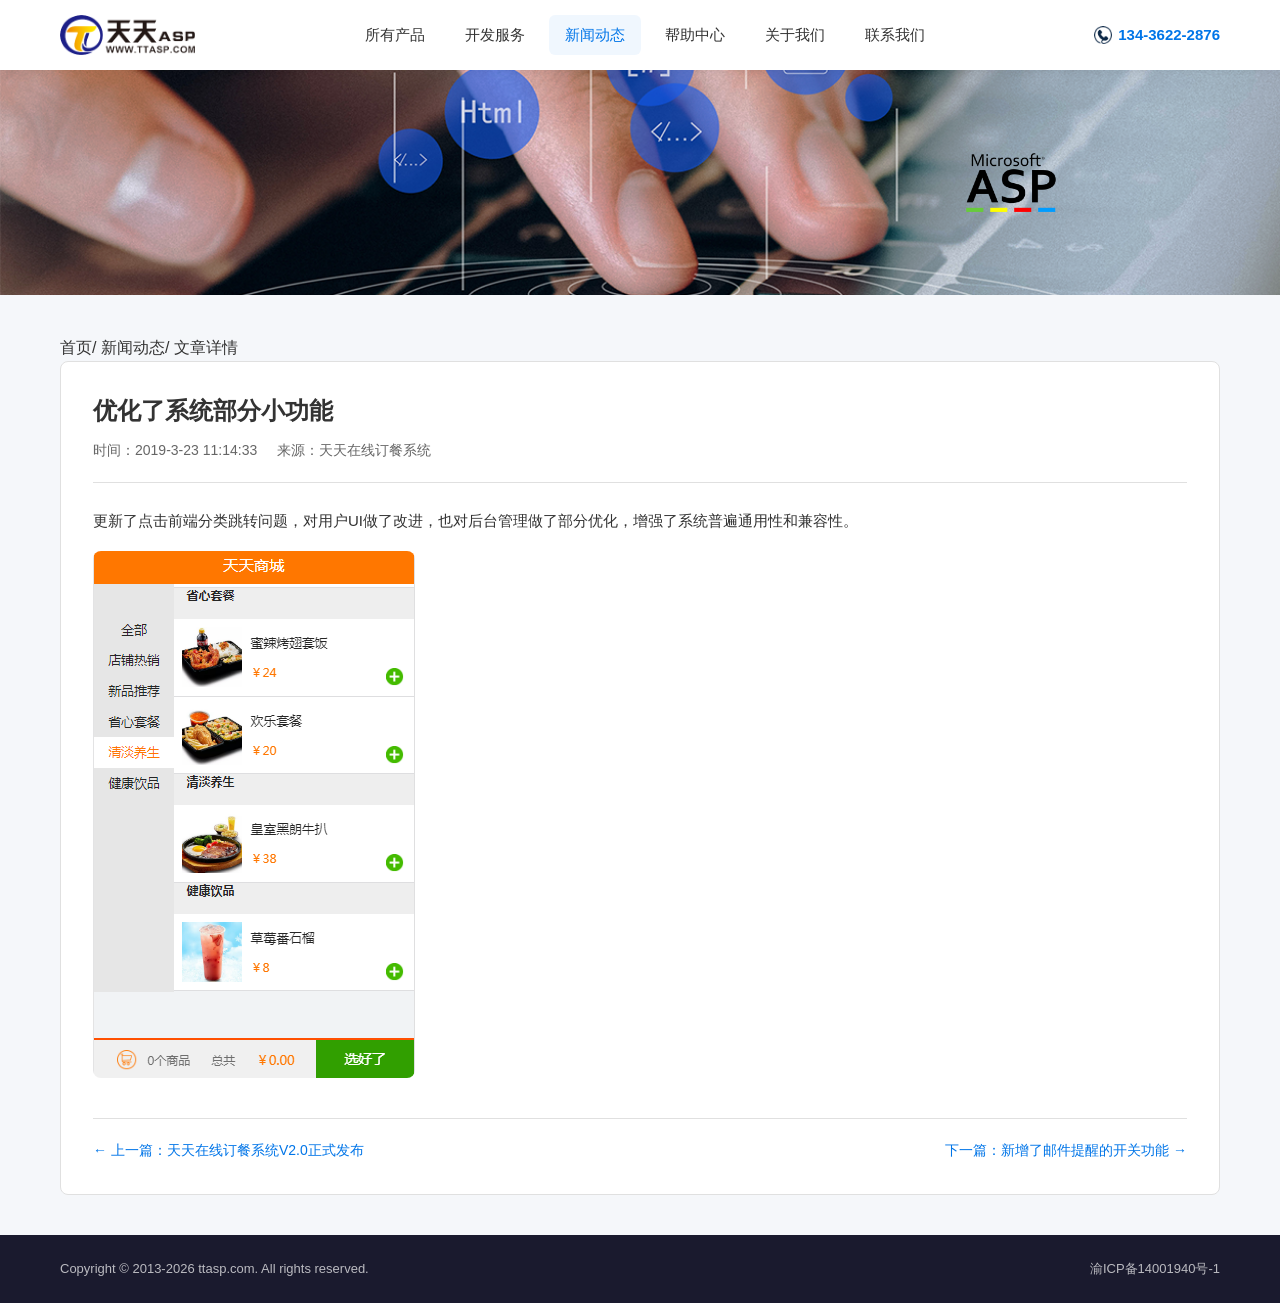
<file: news-308.html>
﻿<!DOCTYPE html>
<html lang="zh-CN">
<head>
  <meta charset="UTF-8">
  <meta name="viewport" content="width=device-width, initial-scale=1.0">
  <title>优化了系统部分小功能 - 新闻动态 - 天天ASP</title>
  <link rel="stylesheet" href="css/style.css">
  <link rel="stylesheet" href="css/news.css">
<style>.banner-inner{position:relative;max-width:1200px;margin:0 auto;line-height:0;overflow:visible} .asp-logo-overlay{position:absolute;top:50%;right:15%;left:auto;width:12vw;min-width:80px;max-width:180px;transform:translateY(-50%);z-index:2}@media(max-width:768px){.asp-logo-overlay{width:10vw;right:12%;left:auto}}@media(max-width:480px){.asp-logo-overlay{width:12vw;right:10%;left:auto}}</style>
</head>
<body>
  <header class="header">
    <div class="container header-inner">
      <a href="index.html" class="logo"><img src="images/logo.png" alt="天天ASP"></a>
      <nav class="nav" id="nav">
        <a href="index.html" class="nav-link">所有产品</a>
        <a href="development.html" class="nav-link">开发服务</a>
        <a href="news.html" class="nav-link active">新闻动态</a>
        <a href="help.html" class="nav-link">帮助中心</a>
                <a href="about.html" class="nav-link">关于我们</a>
        <a href="contact.html" class="nav-link">联系我们</a>
      </nav>
      <div class="header-right">
        <span class="phone"><img src="images/tel.png" alt="电话" class="phone-icon">134-3622-2876</span>
        <button class="menu-toggle" id="menuToggle" aria-label="菜单"><span></span><span></span><span></span></button>
      </div>
    </div>
  </header>
  <section class="banner" style="position:relative">
    <div style="position:relative;line-height:0">
      <img src="images/top.png" alt="天天ASP" class="banner-img">
      <img src="images/asp-logo.png" alt="ASP" class="asp-logo-overlay">
    </div>
  </section>
  <section class="news-detail">
    <div class="container">
      <nav class="breadcrumb">
        <a href="index.html">首页</a><span>/</span>
        <a href="news.html">新闻动态</a><span>/</span>
        <span class="current">文章详情</span>
      </nav>
      <article class="article">
        <header class="article-header">
          <h1>优化了系统部分小功能</h1>
          <div class="article-meta">
            <span>时间：2019-3-23 11:14:33</span>
            <span>来源：天天在线订餐系统</span>
          </div>
        </header>
        <div class="article-body">
          <p>更新了点击前端分类跳转问题，对用户UI做了改进，也对后台管理做了部分优化，增强了系统普遍通用性和兼容性。</p>
          <p><img src="images/news/20190323.png" alt="系统优化截图" style="max-width:100%;border-radius:8px;"></p>
        </div>
        <div class="article-nav">
          <a href="news-309.html" class="article-prev">← 上一篇：天天在线订餐系统V2.0正式发布</a>
          <a href="news-307.html" class="article-next">下一篇：新增了邮件提醒的开关功能 →</a>
        </div>
      </article>
    </div>
  </section>
  <footer class="footer">
    <div class="container footer-inner">
      <p>Copyright &copy; 2013-2026 ttasp.com. All rights reserved.</p>
      <p><a href="https://www.beian.gov.cn/" target="_blank" rel="nofollow">渝ICP备14001940号-1</a></p>
    </div>
  </footer>
  <script src="js/main.js"></script>
</body>
</html>
</file>
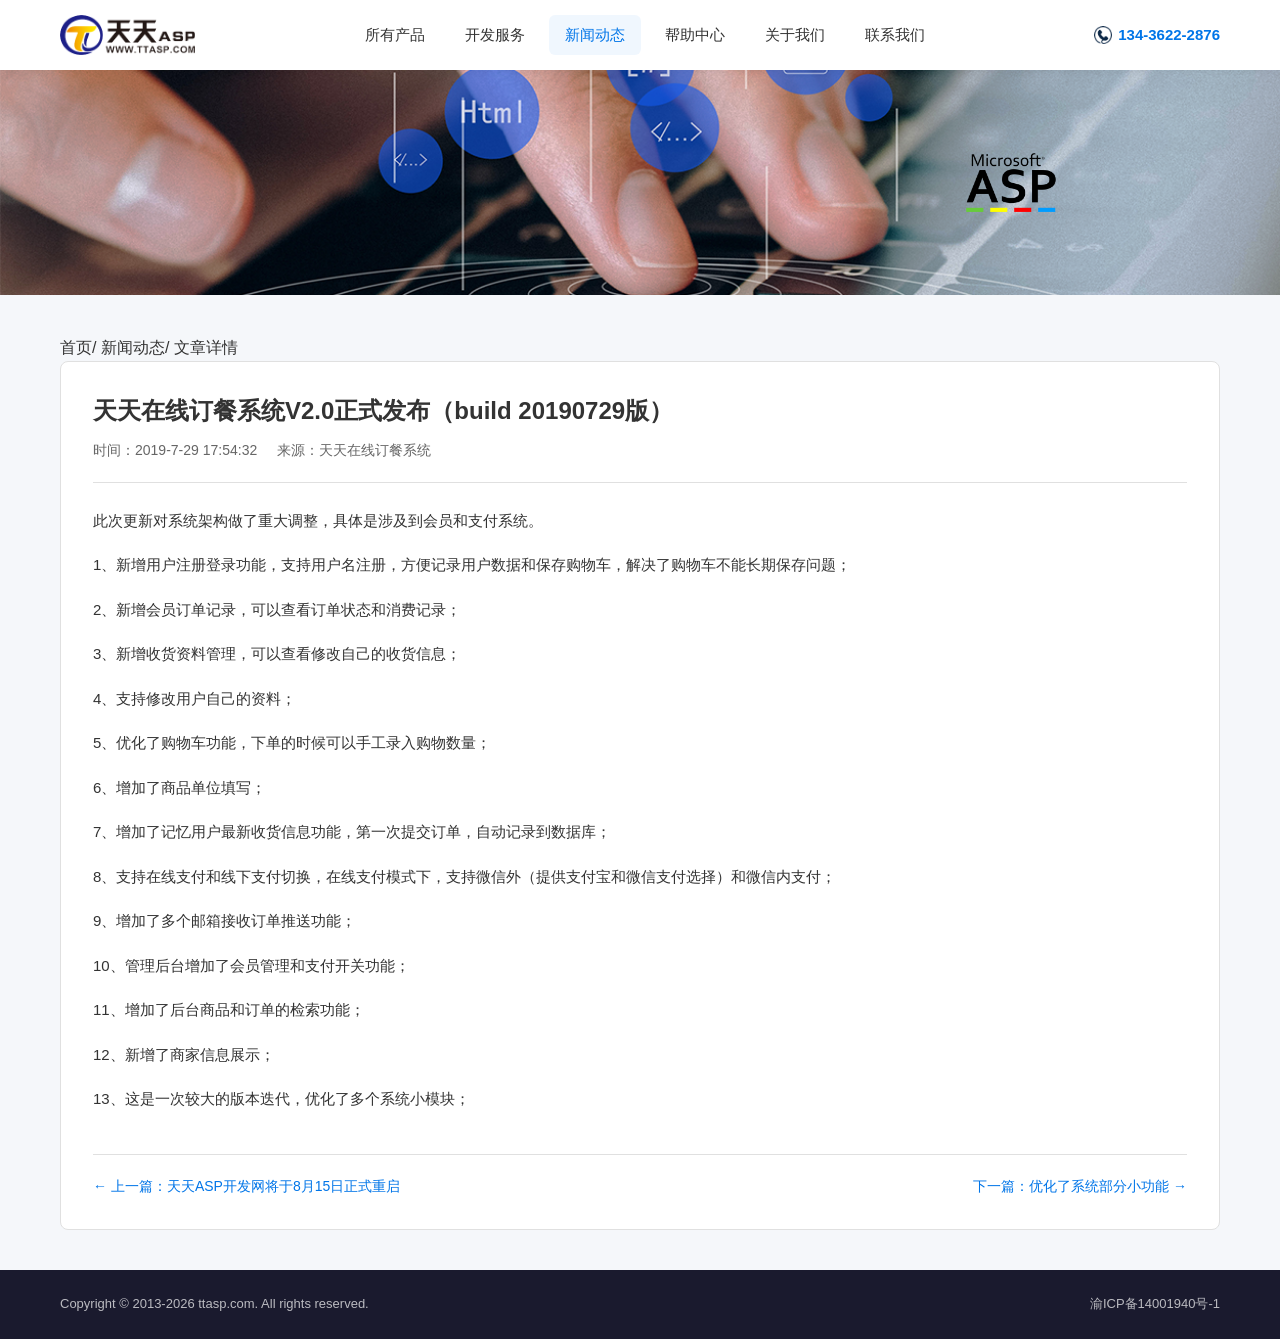
<file: news-309.html>
﻿<!DOCTYPE html>
<html lang="zh-CN">
<head>
  <meta charset="UTF-8">
  <meta name="viewport" content="width=device-width, initial-scale=1.0">
  <title>天天在线订餐系统V2.0正式发布 - 新闻动态 - 天天ASP</title>
  <link rel="stylesheet" href="css/style.css">
  <link rel="stylesheet" href="css/news.css">
<style>.banner-inner{position:relative;max-width:1200px;margin:0 auto;line-height:0;overflow:visible} .asp-logo-overlay{position:absolute;top:50%;right:15%;left:auto;width:12vw;min-width:80px;max-width:180px;transform:translateY(-50%);z-index:2}@media(max-width:768px){.asp-logo-overlay{width:10vw;right:12%;left:auto}}@media(max-width:480px){.asp-logo-overlay{width:12vw;right:10%;left:auto}}</style>
</head>
<body>
  <header class="header">
    <div class="container header-inner">
      <a href="index.html" class="logo"><img src="images/logo.png" alt="天天ASP"></a>
      <nav class="nav" id="nav">
        <a href="index.html" class="nav-link">所有产品</a>
        <a href="development.html" class="nav-link">开发服务</a>
        <a href="news.html" class="nav-link active">新闻动态</a>
        <a href="help.html" class="nav-link">帮助中心</a>
                <a href="about.html" class="nav-link">关于我们</a>
        <a href="contact.html" class="nav-link">联系我们</a>
      </nav>
      <div class="header-right">
        <span class="phone"><img src="images/tel.png" alt="电话" class="phone-icon">134-3622-2876</span>
        <button class="menu-toggle" id="menuToggle" aria-label="菜单"><span></span><span></span><span></span></button>
      </div>
    </div>
  </header>
  <section class="banner" style="position:relative">
    <div style="position:relative;line-height:0">
      <img src="images/top.png" alt="天天ASP" class="banner-img">
      <img src="images/asp-logo.png" alt="ASP" class="asp-logo-overlay">
    </div>
  </section>
  <section class="news-detail">
    <div class="container">
      <nav class="breadcrumb">
        <a href="index.html">首页</a><span>/</span>
        <a href="news.html">新闻动态</a><span>/</span>
        <span class="current">文章详情</span>
      </nav>
      <article class="article">
        <header class="article-header">
          <h1>天天在线订餐系统V2.0正式发布（build 20190729版）</h1>
          <div class="article-meta">
            <span>时间：2019-7-29 17:54:32</span>
            <span>来源：天天在线订餐系统</span>
          </div>
        </header>
        <div class="article-body">
          <p>此次更新对系统架构做了重大调整，具体是涉及到会员和支付系统。</p>
          <p>1、新增用户注册登录功能，支持用户名注册，方便记录用户数据和保存购物车，解决了购物车不能长期保存问题；</p>
          <p>2、新增会员订单记录，可以查看订单状态和消费记录；</p>
          <p>3、新增收货资料管理，可以查看修改自己的收货信息；</p>
          <p>4、支持修改用户自己的资料；</p>
          <p>5、优化了购物车功能，下单的时候可以手工录入购物数量；</p>
          <p>6、增加了商品单位填写；</p>
          <p>7、增加了记忆用户最新收货信息功能，第一次提交订单，自动记录到数据库；</p>
          <p>8、支持在线支付和线下支付切换，在线支付模式下，支持微信外（提供支付宝和微信支付选择）和微信内支付；</p>
          <p>9、增加了多个邮箱接收订单推送功能；</p>
          <p>10、管理后台增加了会员管理和支付开关功能；</p>
          <p>11、增加了后台商品和订单的检索功能；</p>
          <p>12、新增了商家信息展示；</p>
          <p>13、这是一次较大的版本迭代，优化了多个系统小模块；</p>
        </div>
        <div class="article-nav">
          <a href="news-310.html" class="article-prev">← 上一篇：天天ASP开发网将于8月15日正式重启</a>
          <a href="news-308.html" class="article-next">下一篇：优化了系统部分小功能 →</a>
        </div>
      </article>
    </div>
  </section>
  <footer class="footer">
    <div class="container footer-inner">
      <p>Copyright &copy; 2013-2026 ttasp.com. All rights reserved.</p>
      <p><a href="https://www.beian.gov.cn/" target="_blank" rel="nofollow">渝ICP备14001940号-1</a></p>
    </div>
  </footer>
  <script src="js/main.js"></script>
</body>
</html>
</file>
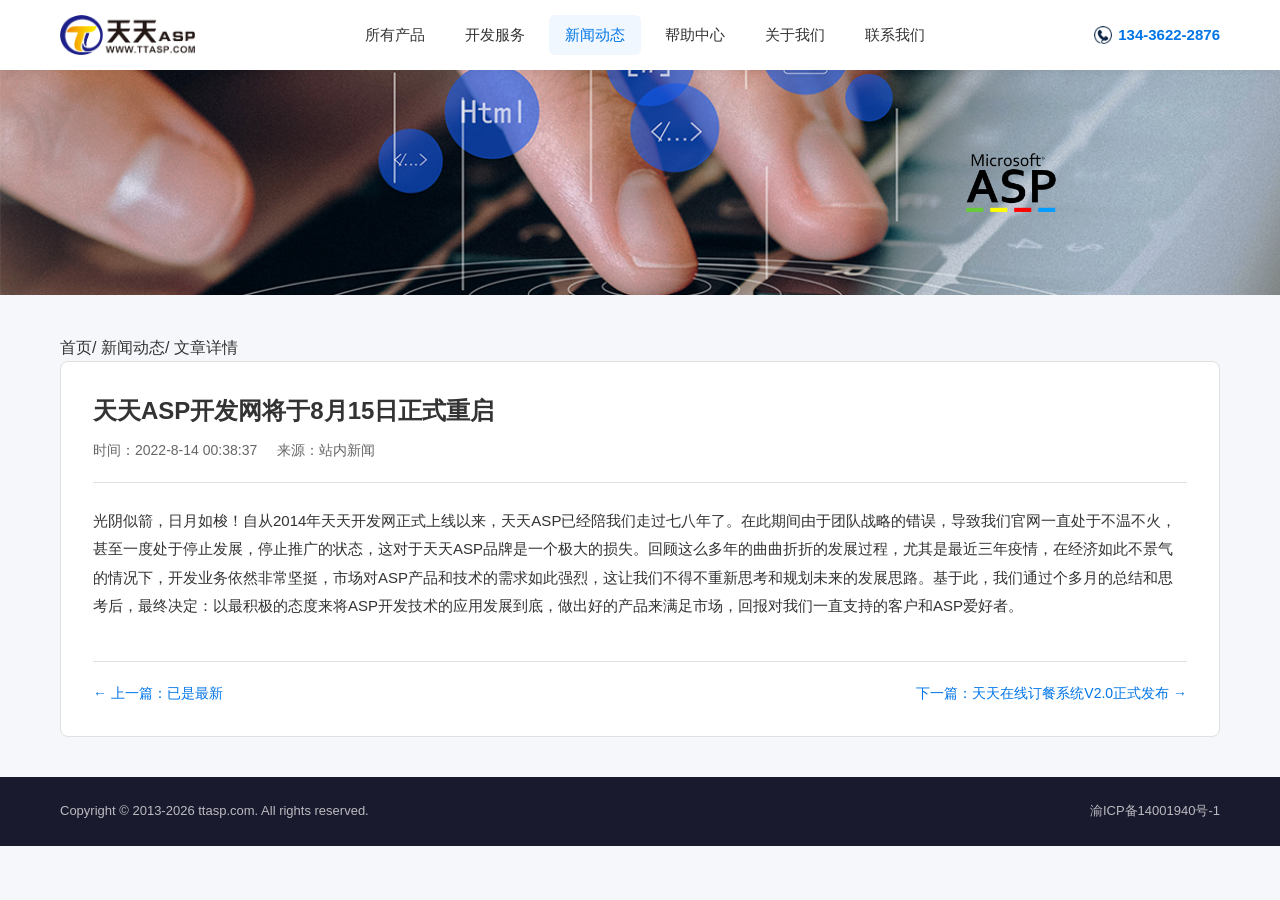
<file: news-310.html>
﻿<!DOCTYPE html>
<html lang="zh-CN">
<head>
  <meta charset="UTF-8">
  <meta name="viewport" content="width=device-width, initial-scale=1.0">
  <title>天天ASP开发网将于8月15日正式重启 - 新闻动态 - 天天ASP</title>
  <link rel="stylesheet" href="css/style.css">
  <link rel="stylesheet" href="css/news.css">
<style>.banner-inner{position:relative;max-width:1200px;margin:0 auto;line-height:0;overflow:visible} .asp-logo-overlay{position:absolute;top:50%;right:15%;left:auto;width:12vw;min-width:80px;max-width:180px;transform:translateY(-50%);z-index:2}@media(max-width:768px){.asp-logo-overlay{width:10vw;right:12%;left:auto}}@media(max-width:480px){.asp-logo-overlay{width:12vw;right:10%;left:auto}}</style>
</head>
<body>
  <header class="header">
    <div class="container header-inner">
      <a href="index.html" class="logo"><img src="images/logo.png" alt="天天ASP"></a>
      <nav class="nav" id="nav">
        <a href="index.html" class="nav-link">所有产品</a>
        <a href="development.html" class="nav-link">开发服务</a>
        <a href="news.html" class="nav-link active">新闻动态</a>
        <a href="help.html" class="nav-link">帮助中心</a>
                <a href="about.html" class="nav-link">关于我们</a>
        <a href="contact.html" class="nav-link">联系我们</a>
      </nav>
      <div class="header-right">
        <span class="phone"><img src="images/tel.png" alt="电话" class="phone-icon">134-3622-2876</span>
        <button class="menu-toggle" id="menuToggle" aria-label="菜单"><span></span><span></span><span></span></button>
      </div>
    </div>
  </header>
  <section class="banner" style="position:relative">
    <div style="position:relative;line-height:0">
      <img src="images/top.png" alt="天天ASP" class="banner-img">
      <img src="images/asp-logo.png" alt="ASP" class="asp-logo-overlay">
    </div>
  </section>
  <section class="news-detail">
    <div class="container">
      <nav class="breadcrumb">
        <a href="index.html">首页</a><span>/</span>
        <a href="news.html">新闻动态</a><span>/</span>
        <span class="current">文章详情</span>
      </nav>
      <article class="article">
        <header class="article-header">
          <h1>天天ASP开发网将于8月15日正式重启</h1>
          <div class="article-meta">
            <span>时间：2022-8-14 00:38:37</span>
            <span>来源：站内新闻</span>
          </div>
        </header>
        <div class="article-body">
          <p>光阴似箭，日月如梭！自从2014年天天开发网正式上线以来，天天ASP已经陪我们走过七八年了。在此期间由于团队战略的错误，导致我们官网一直处于不温不火，甚至一度处于停止发展，停止推广的状态，这对于天天ASP品牌是一个极大的损失。回顾这么多年的曲曲折折的发展过程，尤其是最近三年疫情，在经济如此不景气的情况下，开发业务依然非常坚挺，市场对ASP产品和技术的需求如此强烈，这让我们不得不重新思考和规划未来的发展思路。基于此，我们通过个多月的总结和思考后，最终决定：以最积极的态度来将ASP开发技术的应用发展到底，做出好的产品来满足市场，回报对我们一直支持的客户和ASP爱好者。</p>
        </div>
        <div class="article-nav">
          <span class="article-prev">← 上一篇：已是最新</span>
          <a href="news-309.html" class="article-next">下一篇：天天在线订餐系统V2.0正式发布 →</a>
        </div>
      </article>
    </div>
  </section>
  <footer class="footer">
    <div class="container footer-inner">
      <p>Copyright &copy; 2013-2026 ttasp.com. All rights reserved.</p>
      <p><a href="https://www.beian.gov.cn/" target="_blank" rel="nofollow">渝ICP备14001940号-1</a></p>
    </div>
  </footer>
  <script src="js/main.js"></script>
</body>
</html>
</file>
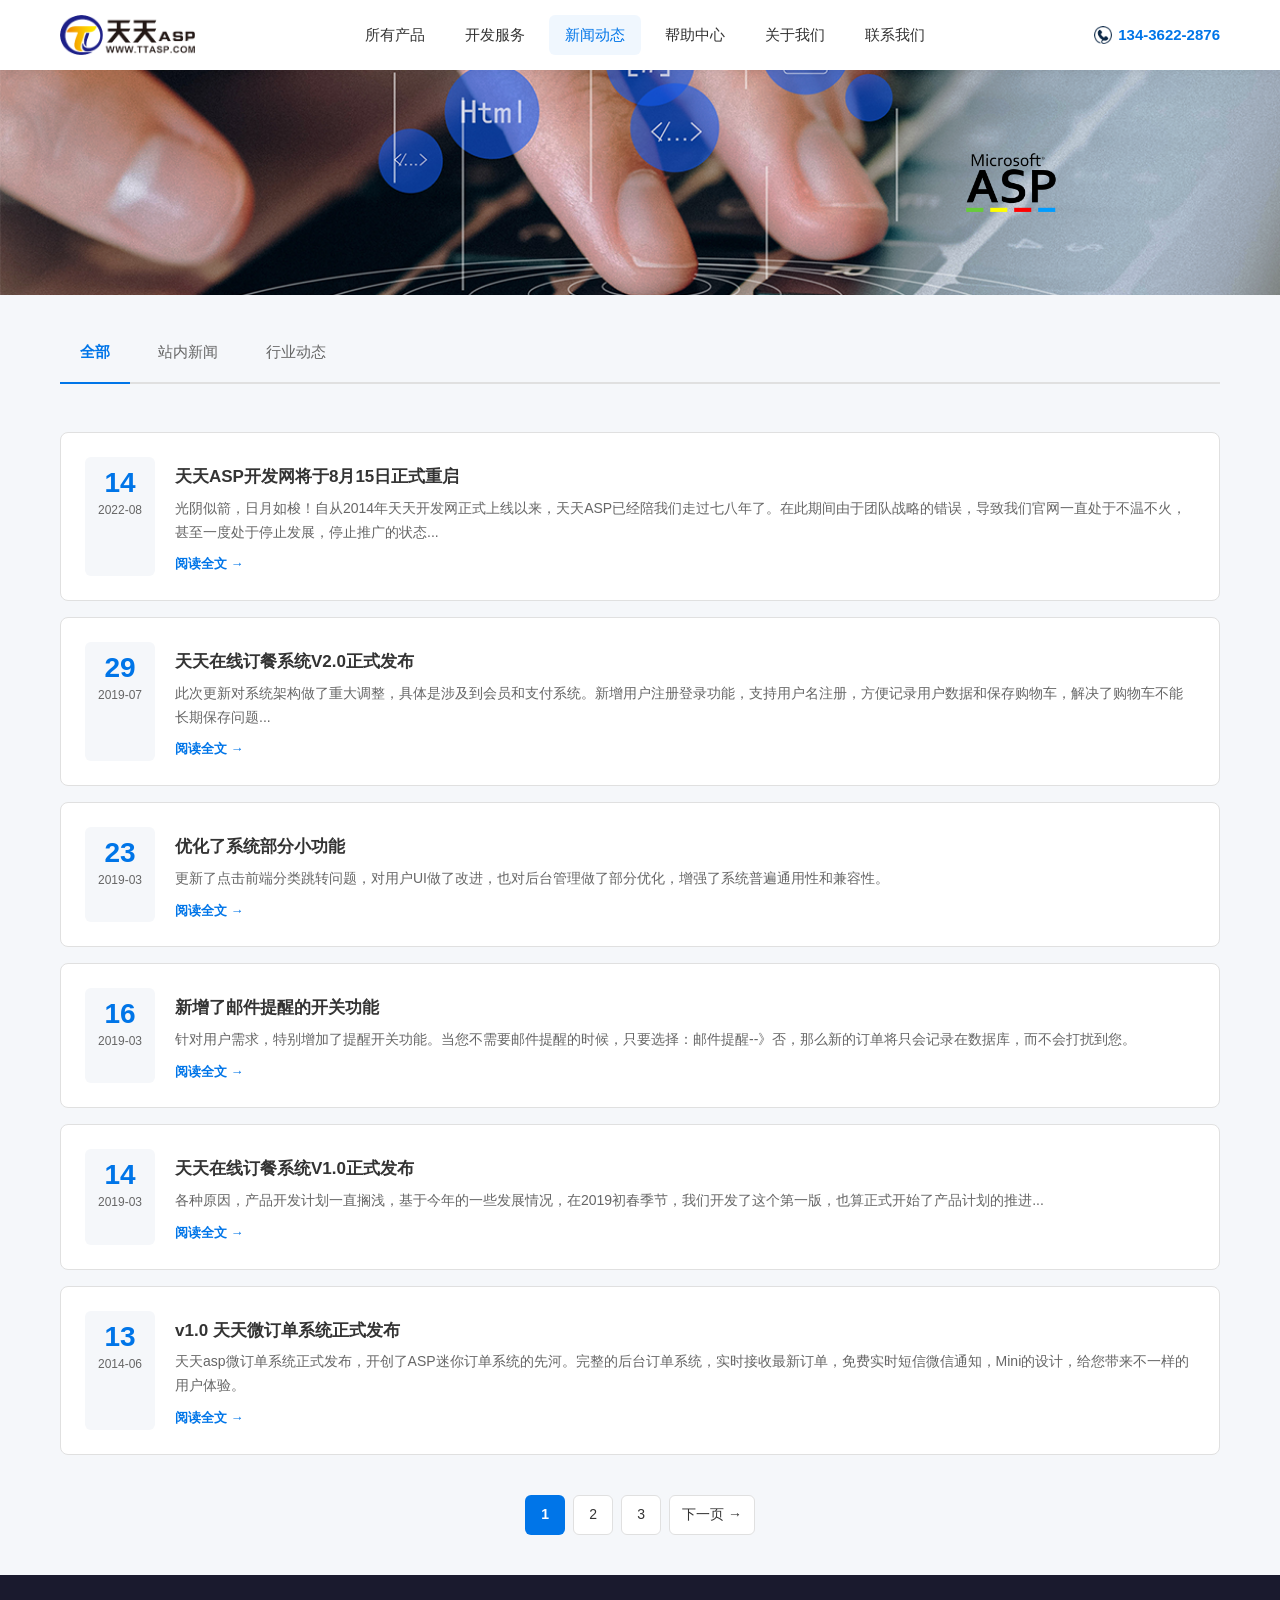
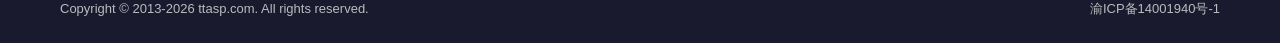
<file: news.html>
﻿<!DOCTYPE html>
<html lang="zh-CN">
<head>
  <meta charset="UTF-8">
  <meta name="viewport" content="width=device-width, initial-scale=1.0">
  <meta http-equiv="X-UA-Compatible" content="IE=edge">
  <title>新闻动态 - 天天ASP</title>
  <meta name="keywords" content="asp新闻,asp动态,网站建设资讯">
  <meta name="description" content="天天ASP最新动态，了解我们的产品更新、技术分享和行业资讯。">
  <link rel="stylesheet" href="css/style.css">
  <link rel="stylesheet" href="css/news.css">
<style>.banner-inner{position:relative;max-width:1200px;margin:0 auto;line-height:0;overflow:visible} .asp-logo-overlay{position:absolute;top:50%;right:15%;left:auto;width:12vw;min-width:80px;max-width:180px;transform:translateY(-50%);z-index:2}@media(max-width:768px){.asp-logo-overlay{width:10vw;right:12%;left:auto}}@media(max-width:480px){.asp-logo-overlay{width:12vw;right:10%;left:auto}}</style>
</head>
<body>

  <!-- 顶部导航 -->
  <header class="header">
    <div class="container header-inner">
      <a href="index.html" class="logo">
        <img src="images/logo.png" alt="天天ASP">
      </a>
      <nav class="nav" id="nav">
        <a href="index.html" class="nav-link">所有产品</a>
        <a href="development.html" class="nav-link">开发服务</a>
        <a href="news.html" class="nav-link active">新闻动态</a>
        <a href="help.html" class="nav-link">帮助中心</a>
        <a href="about.html" class="nav-link">关于我们</a>
        <a href="contact.html" class="nav-link">联系我们</a>
      </nav>
      <div class="header-right">
        <span class="phone">
          <img src="images/tel.png" alt="电话" class="phone-icon">
          134-3622-2876
        </span>
        <button class="menu-toggle" id="menuToggle" aria-label="菜单">
          <span></span><span></span><span></span>
        </button>
      </div>
    </div>
  </header>

  <!-- Banner主图 -->
  <section class="banner" style="position:relative">
    <div style="position:relative;line-height:0">
      <img src="images/top.png" alt="天天ASP" class="banner-img">
      <img src="images/asp-logo.png" alt="ASP" class="asp-logo-overlay">
    </div>
  </section>

  <!-- 新闻列表 -->
  <section class="news-list">
    <div class="container">

      <!-- 新闻分类 -->
      <div class="news-tabs">
        <button class="news-tab active" data-filter="all">全部</button>
        <button class="news-tab" data-filter="site">站内新闻</button>
        <button class="news-tab" data-filter="industry">行业动态</button>
      </div>

      <div class="news-grid">

        <a href="news-310.html" class="news-card" data-category="site">
          <div class="news-card-date">
            <span class="day">14</span>
            <span class="month">2022-08</span>
          </div>
          <div class="news-card-content">
            <h3>天天ASP开发网将于8月15日正式重启</h3>
            <p>光阴似箭，日月如梭！自从2014年天天开发网正式上线以来，天天ASP已经陪我们走过七八年了。在此期间由于团队战略的错误，导致我们官网一直处于不温不火，甚至一度处于停止发展，停止推广的状态...</p>
            <span class="news-more">阅读全文 →</span>
          </div>
        </a>

        <a href="news-309.html" class="news-card" data-category="site">
          <div class="news-card-date">
            <span class="day">29</span>
            <span class="month">2019-07</span>
          </div>
          <div class="news-card-content">
            <h3>天天在线订餐系统V2.0正式发布</h3>
            <p>此次更新对系统架构做了重大调整，具体是涉及到会员和支付系统。新增用户注册登录功能，支持用户名注册，方便记录用户数据和保存购物车，解决了购物车不能长期保存问题...</p>
            <span class="news-more">阅读全文 →</span>
          </div>
        </a>

        <a href="news-308.html" class="news-card" data-category="site">
          <div class="news-card-date">
            <span class="day">23</span>
            <span class="month">2019-03</span>
          </div>
          <div class="news-card-content">
            <h3>优化了系统部分小功能</h3>
            <p>更新了点击前端分类跳转问题，对用户UI做了改进，也对后台管理做了部分优化，增强了系统普遍通用性和兼容性。</p>
            <span class="news-more">阅读全文 →</span>
          </div>
        </a>

        <a href="news-307.html" class="news-card" data-category="industry">
          <div class="news-card-date">
            <span class="day">16</span>
            <span class="month">2019-03</span>
          </div>
          <div class="news-card-content">
            <h3>新增了邮件提醒的开关功能</h3>
            <p>针对用户需求，特别增加了提醒开关功能。当您不需要邮件提醒的时候，只要选择：邮件提醒--》否，那么新的订单将只会记录在数据库，而不会打扰到您。</p>
            <span class="news-more">阅读全文 →</span>
          </div>
        </a>

        <a href="news-306.html" class="news-card" data-category="industry">
          <div class="news-card-date">
            <span class="day">14</span>
            <span class="month">2019-03</span>
          </div>
          <div class="news-card-content">
            <h3>天天在线订餐系统V1.0正式发布</h3>
            <p>各种原因，产品开发计划一直搁浅，基于今年的一些发展情况，在2019初春季节，我们开发了这个第一版，也算正式开始了产品计划的推进...</p>
            <span class="news-more">阅读全文 →</span>
          </div>
        </a>

        <a href="news-117.html" class="news-card" data-category="industry">
          <div class="news-card-date">
            <span class="day">13</span>
            <span class="month">2014-06</span>
          </div>
          <div class="news-card-content">
            <h3>v1.0 天天微订单系统正式发布</h3>
            <p>天天asp微订单系统正式发布，开创了ASP迷你订单系统的先河。完整的后台订单系统，实时接收最新订单，免费实时短信微信通知，Mini的设计，给您带来不一样的用户体验。</p>
            <span class="news-more">阅读全文 →</span>
          </div>
        </a>

      </div>

      <!-- 分页 -->
      <div class="pagination">
        <span class="page-current">1</span>
        <a href="#" class="page-link">2</a>
        <a href="#" class="page-link">3</a>
        <a href="#" class="page-link">下一页 →</a>
      </div>

    </div>
  </section>

  <!-- 页脚 -->
  <footer class="footer">
    <div class="container footer-inner">
      <p>Copyright &copy; 2013-2026 ttasp.com. All rights reserved.</p>
      <p>
        <a href="https://www.beian.gov.cn/" target="_blank" rel="nofollow">渝ICP备14001940号-1</a>
      </p>
    </div>
  </footer>

  <script src="js/main.js"></script>
</body>
</html>
</file>
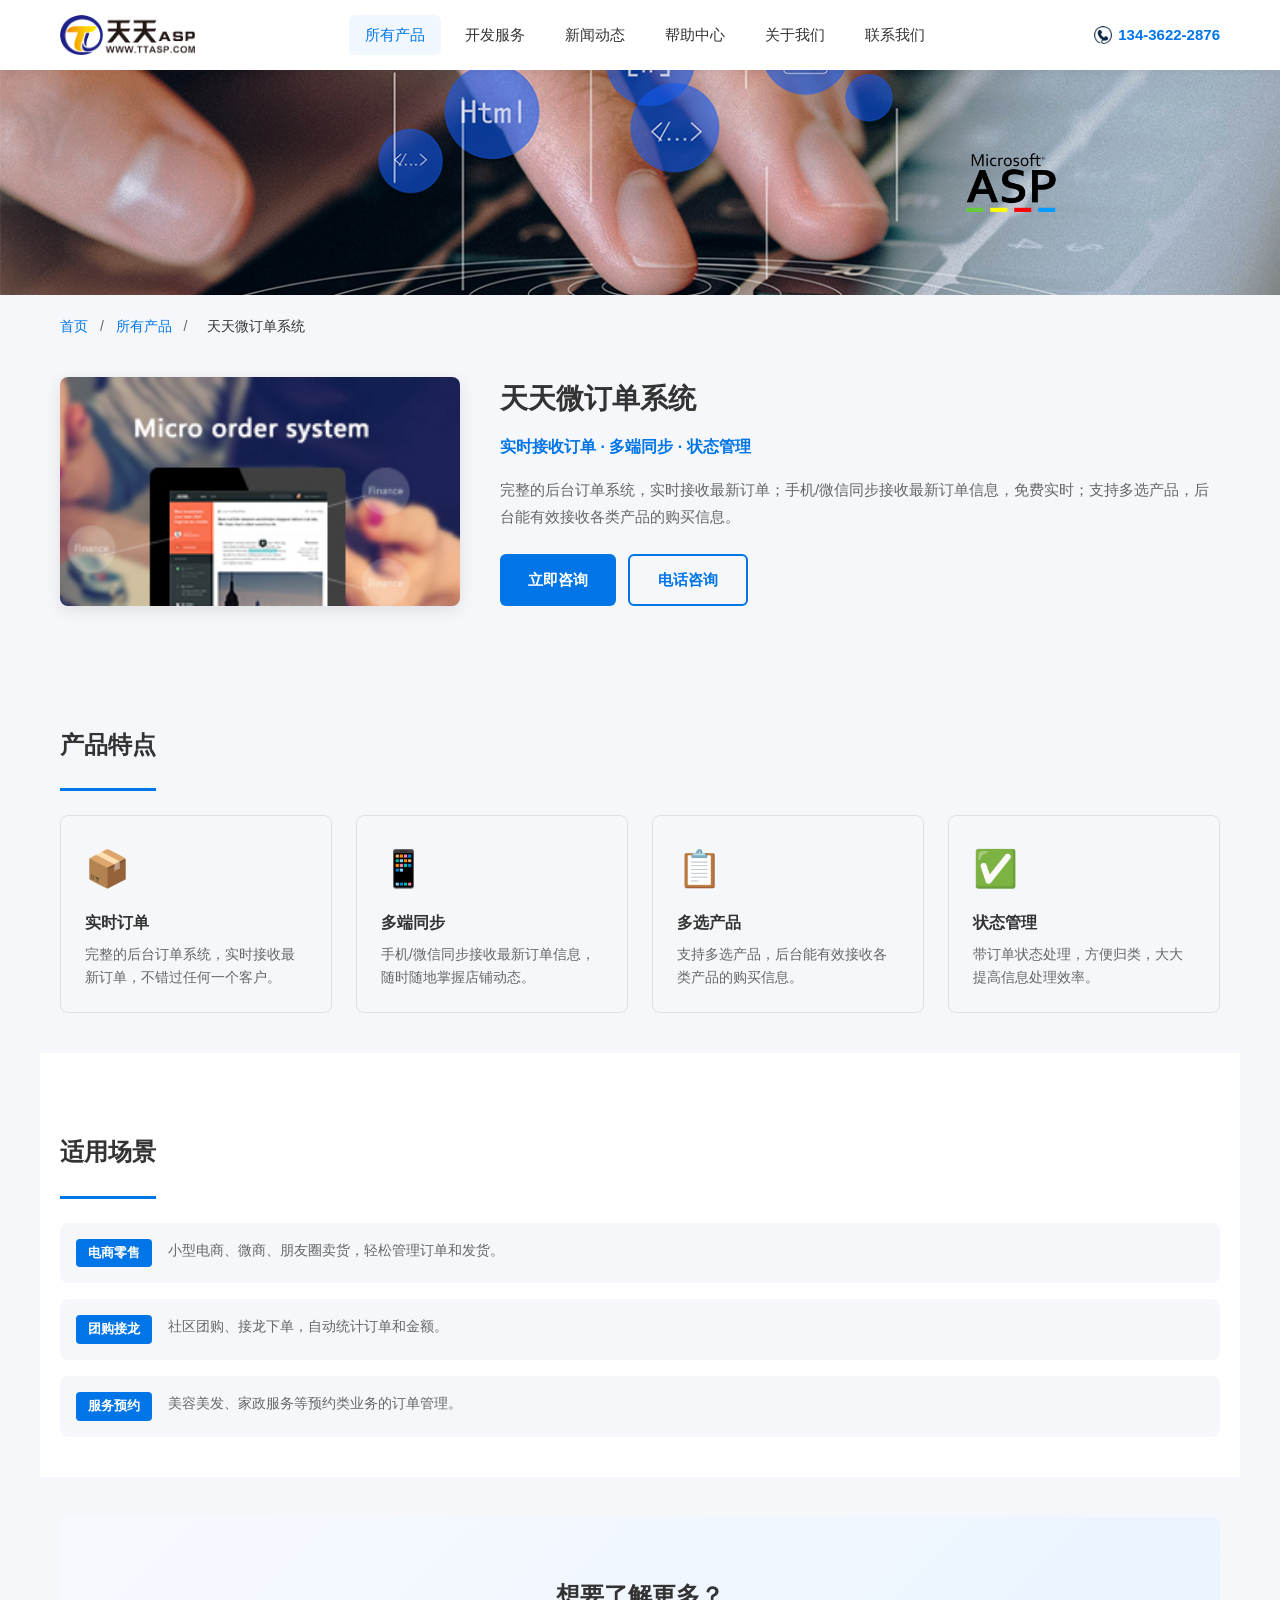
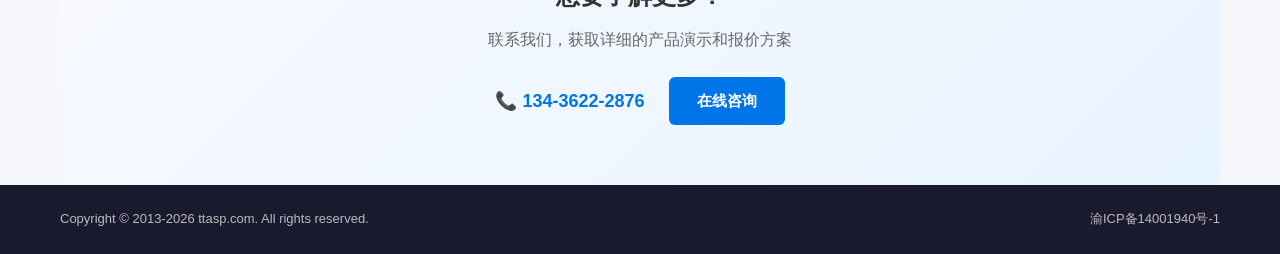
<file: product-order.html>
﻿<!DOCTYPE html>
<html lang="zh-CN">
<head>
  <meta charset="UTF-8">
  <meta name="viewport" content="width=device-width, initial-scale=1.0">
  <meta http-equiv="X-UA-Compatible" content="IE=edge">
  <title>天天微订单系统 - 天天ASP</title>
  <meta name="keywords" content="微订单系统,订单管理,在线订单">
  <meta name="description" content="天天微订单系统，完整的后台订单系统，实时接收最新订单，手机/微信同步接收。">
  <link rel="stylesheet" href="css/style.css">
  <link rel="stylesheet" href="css/product.css">
<style>.banner-inner{position:relative;max-width:1200px;margin:0 auto;line-height:0;overflow:visible} .asp-logo-overlay{position:absolute;top:50%;right:15%;left:auto;width:12vw;min-width:80px;max-width:180px;transform:translateY(-50%);z-index:2}@media(max-width:768px){.asp-logo-overlay{width:10vw;right:12%;left:auto}}@media(max-width:480px){.asp-logo-overlay{width:12vw;right:10%;left:auto}}</style>
</head>
<body>

  <!-- 顶部导航 -->
  <header class="header">
    <div class="container header-inner">
      <a href="index.html" class="logo">
        <img src="images/logo.png" alt="天天ASP">
      </a>
      <nav class="nav" id="nav">
        <a href="index.html" class="nav-link active">所有产品</a>
        <a href="development.html" class="nav-link">开发服务</a>
        <a href="news.html" class="nav-link">新闻动态</a>
        <a href="help.html" class="nav-link">帮助中心</a>
                <a href="about.html" class="nav-link">关于我们</a>
        <a href="contact.html" class="nav-link">联系我们</a>
      </nav>
      <div class="header-right">
        <span class="phone">
          <img src="images/tel.png" alt="电话" class="phone-icon">
          134-3622-2876
        </span>
        <button class="menu-toggle" id="menuToggle" aria-label="菜单">
          <span></span><span></span><span></span>
        </button>
      </div>
    </div>
  </header>

  <!-- Banner主图 -->
  <section class="banner" style="position:relative">
    <div style="position:relative;line-height:0">
      <img src="images/top.png" alt="天天ASP" class="banner-img">
      <img src="images/asp-logo.png" alt="ASP" class="asp-logo-overlay">
    </div>
  </section>

  <!-- 产品详情 -->
  <section class="product-detail">
    <div class="container">

      <!-- 面包屑 -->
      <nav class="breadcrumb">
        <a href="index.html">首页</a>
        <span>/</span>
        <a href="index.html">所有产品</a>
        <span>/</span>
        <span class="current">天天微订单系统</span>
      </nav>

      <!-- 产品头部 -->
      <div class="product-hero">
        <div class="product-hero-img">
          <img src="images/order_system.jpg" alt="天天微订单系统">
        </div>
        <div class="product-hero-info">
          <h1>天天微订单系统</h1>
          <p class="product-tagline">实时接收订单 · 多端同步 · 状态管理</p>
          <p class="product-summary">
            完整的后台订单系统，实时接收最新订单；手机/微信同步接收最新订单信息，免费实时；支持多选产品，后台能有效接收各类产品的购买信息。
          </p>
          <div class="product-actions">
            <a href="contact.html" class="btn btn-primary">立即咨询</a>
            <a href="tel:13436222876" class="btn btn-outline">电话咨询</a>
          </div>
        </div>
      </div>

      <!-- 产品特点 -->
      <div class="product-features">
        <h2 class="section-title">产品特点</h2>
        <div class="features-grid">

          <div class="feature-card">
            <div class="feature-icon">📦</div>
            <h3>实时订单</h3>
            <p>完整的后台订单系统，实时接收最新订单，不错过任何一个客户。</p>
          </div>

          <div class="feature-card">
            <div class="feature-icon">📱</div>
            <h3>多端同步</h3>
            <p>手机/微信同步接收最新订单信息，随时随地掌握店铺动态。</p>
          </div>

          <div class="feature-card">
            <div class="feature-icon">📋</div>
            <h3>多选产品</h3>
            <p>支持多选产品，后台能有效接收各类产品的购买信息。</p>
          </div>

          <div class="feature-card">
            <div class="feature-icon">✅</div>
            <h3>状态管理</h3>
            <p>带订单状态处理，方便归类，大大提高信息处理效率。</p>
          </div>

        </div>
      </div>

      <!-- 适用场景 -->
      <div class="product-scene">
        <h2 class="section-title">适用场景</h2>
        <div class="scene-list">
          <div class="scene-item">
            <span class="scene-tag">电商零售</span>
            <p>小型电商、微商、朋友圈卖货，轻松管理订单和发货。</p>
          </div>
          <div class="scene-item">
            <span class="scene-tag">团购接龙</span>
            <p>社区团购、接龙下单，自动统计订单和金额。</p>
          </div>
          <div class="scene-item">
            <span class="scene-tag">服务预约</span>
            <p>美容美发、家政服务等预约类业务的订单管理。</p>
          </div>
        </div>
      </div>

      <!-- 联系咨询 -->
      <div class="product-contact">
        <h2>想要了解更多？</h2>
        <p>联系我们，获取详细的产品演示和报价方案</p>
        <div class="contact-info">
          <span>📞 134-3622-2876</span>
          <a href="contact.html" class="btn btn-primary">在线咨询</a>
        </div>
      </div>

    </div>
  </section>

  <!-- 页脚 -->
  <footer class="footer">
    <div class="container footer-inner">
      <p>Copyright &copy; 2013-2026 ttasp.com. All rights reserved.</p>
      <p>
        <a href="https://www.beian.gov.cn/" target="_blank" rel="nofollow">渝ICP备14001940号-1</a>
      </p>
    </div>
  </footer>

  <script src="js/main.js"></script>
</body>
</html>
</file>
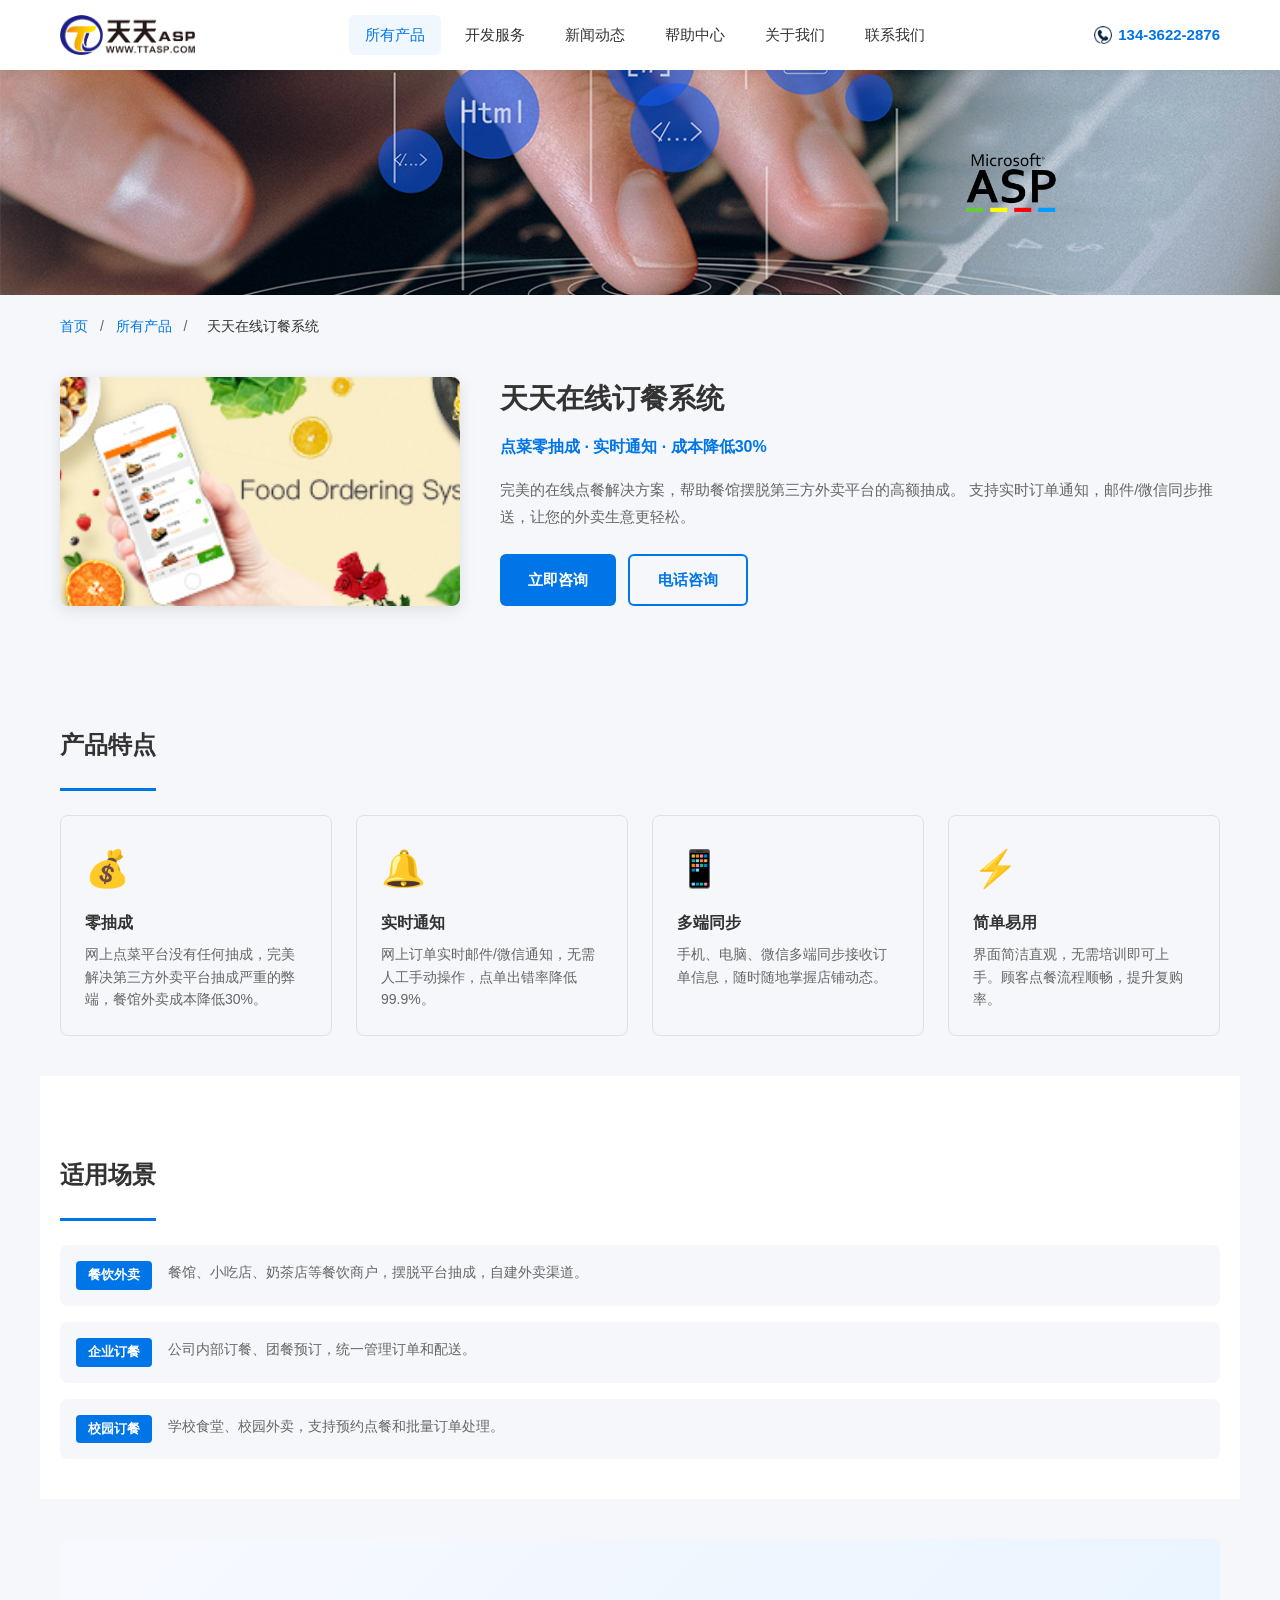
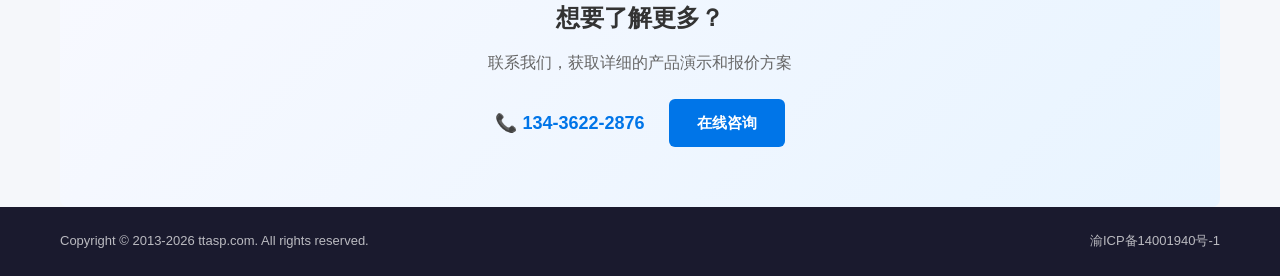
<file: product.html>
﻿<!DOCTYPE html>
<html lang="zh-CN">
<head>
  <meta charset="UTF-8">
  <meta name="viewport" content="width=device-width, initial-scale=1.0">
  <meta http-equiv="X-UA-Compatible" content="IE=edge">
  <title>天天在线订餐系统 - 天天ASP</title>
  <meta name="keywords" content="在线订餐系统,外卖系统,点餐系统">
  <meta name="description" content="天天在线订餐系统，点菜零抽成，实时通知，完美解决第三方外卖平台抽成严重的弊端。">
  <link rel="stylesheet" href="css/style.css">
  <link rel="stylesheet" href="css/product.css">
<style>.banner-inner{position:relative;max-width:1200px;margin:0 auto;line-height:0;overflow:visible} .asp-logo-overlay{position:absolute;top:50%;right:15%;left:auto;width:12vw;min-width:80px;max-width:180px;transform:translateY(-50%);z-index:2}@media(max-width:768px){.asp-logo-overlay{width:10vw;right:12%;left:auto}}@media(max-width:480px){.asp-logo-overlay{width:12vw;right:10%;left:auto}}</style>
</head>
<body>

  <!-- 顶部导航 -->
  <header class="header">
    <div class="container header-inner">
      <a href="index.html" class="logo">
        <img src="images/logo.png" alt="天天ASP">
      </a>
      <nav class="nav" id="nav">
        <a href="index.html" class="nav-link active">所有产品</a>
        <a href="development.html" class="nav-link">开发服务</a>
        <a href="news.html" class="nav-link">新闻动态</a>
        <a href="help.html" class="nav-link">帮助中心</a>
                <a href="about.html" class="nav-link">关于我们</a>
        <a href="contact.html" class="nav-link">联系我们</a>
      </nav>
      <div class="header-right">
        <span class="phone">
          <img src="images/tel.png" alt="电话" class="phone-icon">
          134-3622-2876
        </span>
        <button class="menu-toggle" id="menuToggle" aria-label="菜单">
          <span></span><span></span><span></span>
        </button>
      </div>
    </div>
  </header>

  <!-- Banner主图 -->
  <section class="banner" style="position:relative">
    <div style="position:relative;line-height:0">
      <img src="images/top.png" alt="天天ASP" class="banner-img">
      <img src="images/asp-logo.png" alt="ASP" class="asp-logo-overlay">
    </div>
  </section>

  <!-- 产品详情 -->
  <section class="product-detail">
    <div class="container">

      <!-- 面包屑 -->
      <nav class="breadcrumb">
        <a href="index.html">首页</a>
        <span>/</span>
        <a href="index.html">所有产品</a>
        <span>/</span>
        <span class="current">天天在线订餐系统</span>
      </nav>

      <!-- 产品头部 -->
      <div class="product-hero">
        <div class="product-hero-img">
          <img src="images/food_order_system.jpg" alt="天天在线订餐系统">
        </div>
        <div class="product-hero-info">
          <h1>天天在线订餐系统</h1>
          <p class="product-tagline">点菜零抽成 · 实时通知 · 成本降低30%</p>
          <p class="product-summary">
            完美的在线点餐解决方案，帮助餐馆摆脱第三方外卖平台的高额抽成。
            支持实时订单通知，邮件/微信同步推送，让您的外卖生意更轻松。
          </p>
          <div class="product-actions">
            <a href="contact.html" class="btn btn-primary">立即咨询</a>
            <a href="tel:13436222876" class="btn btn-outline">电话咨询</a>
          </div>
        </div>
      </div>

      <!-- 产品特点 -->
      <div class="product-features">
        <h2 class="section-title">产品特点</h2>
        <div class="features-grid">

          <div class="feature-card">
            <div class="feature-icon">💰</div>
            <h3>零抽成</h3>
            <p>网上点菜平台没有任何抽成，完美解决第三方外卖平台抽成严重的弊端，餐馆外卖成本降低30%。</p>
          </div>

          <div class="feature-card">
            <div class="feature-icon">🔔</div>
            <h3>实时通知</h3>
            <p>网上订单实时邮件/微信通知，无需人工手动操作，点单出错率降低99.9%。</p>
          </div>

          <div class="feature-card">
            <div class="feature-icon">📱</div>
            <h3>多端同步</h3>
            <p>手机、电脑、微信多端同步接收订单信息，随时随地掌握店铺动态。</p>
          </div>

          <div class="feature-card">
            <div class="feature-icon">⚡</div>
            <h3>简单易用</h3>
            <p>界面简洁直观，无需培训即可上手。顾客点餐流程顺畅，提升复购率。</p>
          </div>

        </div>
      </div>

      <!-- 适用场景 -->
      <div class="product-scene">
        <h2 class="section-title">适用场景</h2>
        <div class="scene-list">
          <div class="scene-item">
            <span class="scene-tag">餐饮外卖</span>
            <p>餐馆、小吃店、奶茶店等餐饮商户，摆脱平台抽成，自建外卖渠道。</p>
          </div>
          <div class="scene-item">
            <span class="scene-tag">企业订餐</span>
            <p>公司内部订餐、团餐预订，统一管理订单和配送。</p>
          </div>
          <div class="scene-item">
            <span class="scene-tag">校园订餐</span>
            <p>学校食堂、校园外卖，支持预约点餐和批量订单处理。</p>
          </div>
        </div>
      </div>

      <!-- 联系咨询 -->
      <div class="product-contact">
        <h2>想要了解更多？</h2>
        <p>联系我们，获取详细的产品演示和报价方案</p>
        <div class="contact-info">
          <span>📞 134-3622-2876</span>
          <a href="contact.html" class="btn btn-primary">在线咨询</a>
        </div>
      </div>

    </div>
  </section>

  <!-- 页脚 -->
  <footer class="footer">
    <div class="container footer-inner">
      <p>Copyright &copy; 2013-2026 ttasp.com. All rights reserved.</p>
      <p>
        <a href="https://www.beian.gov.cn/" target="_blank" rel="nofollow">渝ICP备14001940号-1</a>
      </p>
    </div>
  </footer>

  <script src="js/main.js"></script>
</body>
</html>
</file>
<file: css/style.css>
/* Reset & Base */
*,
*::before,
*::after {
  margin: 0;
  padding: 0;
  box-sizing: border-box;
}

:root {
  --color-primary: #0075E8;
  --color-primary-dark: #005bb5;
  --color-accent: #ff7300;
  --color-bg: #f5f7fa;
  --color-white: #ffffff;
  --color-text: #333333;
  --color-text-light: #666666;
  --color-border: #e0e0e0;
  --shadow-sm: 0 2px 8px rgba(0, 0, 0, 0.06);
  --shadow-md: 0 4px 16px rgba(0, 0, 0, 0.1);
  --radius: 8px;
  --transition: 0.3s ease;
}

html {
  font-size: 16px;
  scroll-behavior: smooth;
}

body {
  font-family: -apple-system, BlinkMacSystemFont, "Segoe UI", "PingFang SC", "Hiragino Sans GB", "Microsoft YaHei", sans-serif;
  color: var(--color-text);
  background: var(--color-bg);
  line-height: 1.6;
}

a {
  text-decoration: none;
  color: inherit;
}

img {
  max-width: 100%;
  height: auto;
  display: block;
}

.container {
  max-width: 1200px;
  margin: 0 auto;
  padding: 0 20px;
}

/* Header */
.header {
  background: var(--color-white);
  box-shadow: var(--shadow-sm);
  position: relative;
  z-index: 100;
}

.header-inner {
  display: flex;
  align-items: center;
  justify-content: space-between;
  height: 70px;
}

.logo img {
  height: 40px;
}

.nav {
  display: flex;
  gap: 8px;
}

.nav-link {
  padding: 8px 16px;
  border-radius: 6px;
  font-size: 15px;
  color: var(--color-text);
  transition: all var(--transition);
}

.nav-link:hover,
.nav-link.active {
  color: var(--color-primary);
  background: rgba(0, 117, 232, 0.06);
}

.header-right {
  display: flex;
  align-items: center;
  gap: 20px;
}

.phone {
  display: flex;
  align-items: center;
  gap: 6px;
  font-size: 15px;
  font-weight: 600;
  color: var(--color-primary);
}

.phone-icon {
  height: 18px;
}

/* Mobile menu toggle */
.menu-toggle {
  display: none;
  flex-direction: column;
  gap: 5px;
  background: none;
  border: none;
  cursor: pointer;
  padding: 4px;
}

.menu-toggle span {
  display: block;
  width: 24px;
  height: 2px;
  background: var(--color-text);
  border-radius: 2px;
  transition: all var(--transition);
}

/* Banner */
.banner {
  background: var(--color-white);
  position: relative;
}

.banner-inner {
  position: relative;
  line-height: 0;
}

.banner-img {
  width: 100%;
  max-height: 400px;
  object-fit: cover;
}

.banner-logo {
  position: absolute;
  top: 10px;
  left: 30px;
  width: 80px;
  z-index: 2;
}

/* Notice */
.notice {
  background: linear-gradient(135deg, #e8f4fd, #d6eaf8);
  color: var(--color-text);
  padding: 0;
}

.notice-inner {
  display: flex;
  align-items: center;
  height: 44px;
  overflow: hidden;
}

.notice-label {
  background: var(--color-accent);
  color: var(--color-white);
  padding: 6px 16px;
  border-radius: 4px;
  font-size: 13px;
  font-weight: 600;
  white-space: nowrap;
  margin-right: 16px;
  flex-shrink: 0;
}

.notice-scroll {
  flex: 1;
  overflow: hidden;
  height: 44px;
  position: relative;
}

.notice-scroll ul {
  list-style: none;
  position: absolute;
  top: 0;
  left: 0;
  width: 100%;
  display: flex;
  flex-direction: column;
}

.notice-scroll li {
  display: flex;
  height: 44px;
  line-height: 44px;
}

.notice-scroll li span {
  flex: 1;
  font-size: 14px;
  white-space: nowrap;
  overflow: hidden;
  text-overflow: ellipsis;
  padding: 0 12px;
}

/* Section Title */
.section-title {
  font-size: 24px;
  font-weight: 700;
  color: var(--color-text);
  padding: 40px 0 24px;
  border-bottom: 3px solid var(--color-primary);
  display: inline-block;
}

/* Products */
.products {
  background: var(--color-white);
  padding-bottom: 40px;
}

.product-grid {
  display: grid;
  grid-template-columns: repeat(3, 1fr);
  gap: 24px;
  padding-top: 24px;
}

.product-card {
  display: flex;
  flex-direction: column;
  background: var(--color-bg);
  border-radius: var(--radius);
  overflow: hidden;
  transition: all var(--transition);
  border: 1px solid var(--color-border);
}

.product-card:hover {
  box-shadow: var(--shadow-md);
  transform: translateY(-2px);
}

.product-img {
  width: 100%;
  overflow: hidden;
}

.product-img img {
  width: 100%;
  height: auto;
  display: block;
  transition: transform var(--transition);
}

.product-card:hover .product-img img {
  transform: scale(1.05);
}

.product-info {
  padding: 20px;
  flex: 1;
  display: flex;
  flex-direction: column;
}

.product-info h3 {
  font-size: 18px;
  margin-bottom: 10px;
  color: var(--color-text);
}

.product-desc {
  font-size: 14px;
  color: var(--color-text-light);
  line-height: 1.7;
  margin-bottom: 8px;
}

.product-link {
  margin-top: auto;
  padding-top: 10px;
  font-size: 14px;
  color: var(--color-primary);
  font-weight: 600;
}

/* Help Center */
.help-center {
  background: var(--color-white);
  margin-top: 20px;
  padding-bottom: 40px;
}

.help-grid {
  display: grid;
  grid-template-columns: repeat(3, 1fr);
  gap: 24px;
  padding-top: 24px;
}

.help-card {
  display: flex;
  flex-direction: column;
  background: var(--color-bg);
  border-radius: var(--radius);
  overflow: hidden;
  transition: all var(--transition);
  border: 1px solid var(--color-border);
}

.help-card:hover {
  box-shadow: var(--shadow-md);
  transform: translateY(-2px);
}

.help-icon {
  width: 100%;
  height: 160px;
  overflow: hidden;
}

.help-icon img {
  width: 100%;
  height: 100%;
  object-fit: cover;
  transition: transform var(--transition);
}

.help-card:hover .help-icon img {
  transform: scale(1.05);
}

.help-info {
  padding: 20px;
  flex: 1;
  display: flex;
  flex-direction: column;
}

.help-info h3 {
  font-size: 17px;
  margin-bottom: 8px;
  color: var(--color-text);
}

.help-info p {
  font-size: 14px;
  color: var(--color-text-light);
  line-height: 1.7;
  flex: 1;
}

.help-more {
  margin-top: 12px;
  font-size: 14px;
  color: var(--color-primary);
  font-weight: 600;
}

/* News */
.news {
  background: var(--color-white);
  margin-top: 20px;
  padding-bottom: 40px;
}

.news-grid {
  display: grid;
  grid-template-columns: repeat(3, 1fr);
  gap: 24px;
  padding-top: 24px;
}

.news-card {
  padding: 20px;
  background: var(--color-bg);
  border-radius: var(--radius);
  border: 1px solid var(--color-border);
  transition: all var(--transition);
}

.news-card:hover {
  box-shadow: var(--shadow-md);
  transform: translateY(-2px);
}

.news-date {
  font-size: 13px;
  color: var(--color-primary);
  font-weight: 600;
}

.news-card h3 {
  font-size: 16px;
  margin: 8px 0;
  color: var(--color-text);
  line-height: 1.4;
}

.news-card p {
  font-size: 14px;
  color: var(--color-text-light);
  line-height: 1.6;
  display: -webkit-box;
  -webkit-line-clamp: 3;
  -webkit-box-orient: vertical;
  overflow: hidden;
}

/* Subscribe */
.subscribe {
  background: linear-gradient(135deg, var(--color-primary), var(--color-primary-dark));
  padding: 30px 0;
}

.subscribe-inner {
  display: flex;
  align-items: center;
  justify-content: center;
  gap: 16px;
  flex-wrap: wrap;
}

.subscribe-icon {
  height: 32px;
  filter: brightness(0) invert(1);
}

.subscribe span {
  color: var(--color-white);
  font-size: 15px;
}

.subscribe-form {
  display: flex;
  gap: 8px;
}

.subscribe-form input {
  padding: 10px 16px;
  border: none;
  border-radius: 6px;
  font-size: 14px;
  width: 260px;
  outline: none;
}

.subscribe-form button {
  padding: 10px 24px;
  background: var(--color-accent);
  color: var(--color-white);
  border: none;
  border-radius: 6px;
  font-size: 14px;
  font-weight: 600;
  cursor: pointer;
  transition: background var(--transition);
}

.subscribe-form button:hover {
  background: #e66800;
}

/* Footer */
.footer {
  background: #1a1a2e;
  color: rgba(255, 255, 255, 0.7);
  padding: 24px 0;
}

.footer-inner {
  display: flex;
  justify-content: space-between;
  align-items: center;
  font-size: 13px;
}

.footer a {
  color: rgba(255, 255, 255, 0.7);
  transition: color var(--transition);
}

.footer a:hover {
  color: var(--color-white);
}

/* ===== Responsive ===== */

/* Tablet */
@media (max-width: 1024px) {
  .product-grid {
    grid-template-columns: 1fr;
  }

  .help-grid {
    grid-template-columns: 1fr;
  }

  .news-grid {
    grid-template-columns: repeat(2, 1fr);
  }

  .banner-img {
    max-height: 280px;
  }

  .notice-inner {
    height: 38px;
  }

  .notice-label {
    padding: 5px 12px;
    font-size: 12px;
  }

  .notice-scroll {
    height: 38px;
  }

  .notice-scroll li {
    height: 38px;
    line-height: 38px;
  }

  .notice-scroll li span {
    font-size: 13px;
  }
}

/* Notice single-column on narrow screens */
@media (max-width: 640px) {
  .notice-scroll li span:not(:first-child) {
    display: none;
  }

  .notice-scroll li span {
    padding: 0;
  }
}

/* Mobile */
@media (max-width: 768px) {
  .header-inner {
    height: 60px;
  }

  .nav {
    display: none;
    position: absolute;
    top: 60px;
    left: 0;
    right: 0;
    background: var(--color-white);
    flex-direction: column;
    padding: 12px 20px;
    box-shadow: var(--shadow-md);
    gap: 4px;
  }

  .nav.open {
    display: flex;
  }

  .nav-link {
    padding: 12px 16px;
  }

  .menu-toggle {
    display: flex;
  }

  .phone {
    font-size: 14px;
  }

  .phone-icon {
    height: 16px;
  }

  .banner-img {
    max-height: 200px;
  }

  .notice-inner {
    height: 34px;
  }

  .notice-label {
    padding: 4px 10px;
    font-size: 12px;
    margin-right: 10px;
  }

  .notice-scroll {
    height: 34px;
  }

  .notice-scroll li {
    height: 34px;
    line-height: 34px;
  }

  .notice-scroll li span {
    font-size: 12px;
  }

  .section-title {
    font-size: 20px;
    padding: 30px 0 16px;
  }

  .product-card {
    flex-direction: column;
  }

  .product-img {
    width: 100%;
  }

  .news-grid {
    grid-template-columns: 1fr;
  }

  .subscribe-inner {
    flex-direction: column;
    text-align: center;
  }

  .subscribe-form {
    flex-direction: column;
    width: 100%;
    max-width: 300px;
  }

  .subscribe-form input {
    width: 100%;
  }

  .footer-inner {
    flex-direction: column;
    gap: 8px;
    text-align: center;
  }
}

/* Small mobile */
@media (max-width: 480px) {
  .container {
    padding: 0 16px;
  }

  .header-right .phone span:last-child {
    display: none;
  }

  .notice-label {
    padding: 4px 8px;
    font-size: 11px;
    margin-right: 8px;
  }

  .notice-scroll li span {
    font-size: 12px;
  }
}
</file>
<file: css/pages.css>
/* Shared Page Styles */

/* Service Section */
.service-section {
  padding: 40px 0;
}

.service-intro {
  text-align: center;
  max-width: 700px;
  margin: 0 auto 40px;
}

.service-intro h2 {
  font-size: 24px;
  margin-bottom: 12px;
}

.service-intro p {
  font-size: 15px;
  color: var(--color-text-light);
  line-height: 1.8;
}

.service-grid {
  display: grid;
  grid-template-columns: repeat(2, 1fr);
  gap: 24px;
}

.service-card {
  background: var(--color-white);
  padding: 28px;
  border-radius: var(--radius);
  border: 1px solid var(--color-border);
  transition: all var(--transition);
}

.service-card:hover {
  box-shadow: var(--shadow-md);
  transform: translateY(-2px);
}

.service-icon {
  font-size: 36px;
  margin-bottom: 12px;
}

.service-card h3 {
  font-size: 18px;
  margin-bottom: 10px;
}

.service-card > p {
  font-size: 14px;
  color: var(--color-text-light);
  line-height: 1.7;
  margin-bottom: 16px;
}

.service-list {
  list-style: none;
  display: flex;
  flex-wrap: wrap;
  gap: 8px;
}

.service-list li {
  background: var(--color-bg);
  padding: 4px 12px;
  border-radius: 4px;
  font-size: 13px;
  color: var(--color-text-light);
}

/* Process Section */
.process-section {
  padding: 60px 0;
  margin-top: 40px;
  background: var(--color-white);
  margin-left: -20px;
  margin-right: -20px;
  padding-left: 20px;
  padding-right: 20px;
}

.process-steps {
  display: flex;
  align-items: center;
  justify-content: center;
  gap: 16px;
  margin-top: 32px;
  flex-wrap: wrap;
}

.step {
  text-align: center;
  padding: 20px;
  background: var(--color-bg);
  border-radius: var(--radius);
  min-width: 140px;
}

.step-num {
  display: block;
  font-size: 28px;
  font-weight: 700;
  color: var(--color-primary);
  margin-bottom: 8px;
}

.step h3 {
  font-size: 15px;
  margin-bottom: 4px;
}

.step p {
  font-size: 13px;
  color: var(--color-text-light);
}

.step-arrow {
  font-size: 20px;
  color: var(--color-text-light);
}

/* Service Contact */
.service-contact,
.about-contact {
  text-align: center;
  padding: 50px 0;
  background: linear-gradient(135deg, #f8f9ff, #e8f4ff);
  border-radius: var(--radius);
  margin-top: 40px;
}

.service-contact h2,
.about-contact h2 {
  font-size: 24px;
  margin-bottom: 10px;
}

.service-contact p,
.about-contact p {
  color: var(--color-text-light);
  margin-bottom: 20px;
}

.contact-actions {
  display: flex;
  gap: 12px;
  justify-content: center;
}

/* About Section */
.about-section {
  padding: 40px 0;
}

.about-layout {
  display: flex;
  gap: 30px;
}

.about-sidebar {
  width: 180px;
  flex-shrink: 0;
}

.about-content {
  flex: 1;
}

.about-item {
  margin-bottom: 30px;
  padding-bottom: 20px;
  border-bottom: 1px solid var(--color-border);
}

.about-item:last-child {
  border-bottom: none;
}

.about-item h3 {
  font-size: 18px;
  color: var(--color-primary);
  margin-bottom: 12px;
}

.about-item p {
  font-size: 14px;
  color: var(--color-text-light);
  line-height: 1.8;
  margin-bottom: 10px;
}

.about-news {
  margin-top: 40px;
  padding: 24px;
  background: var(--color-white);
  border-radius: var(--radius);
  border: 1px solid var(--color-border);
}

.about-news h2 {
  font-size: 18px;
  margin-bottom: 16px;
  padding-bottom: 10px;
  border-bottom: 2px solid var(--color-primary);
}

.about-news-list {
  display: flex;
  flex-direction: column;
  gap: 10px;
}

.about-news-list a {
  font-size: 14px;
  color: var(--color-text-light);
  padding: 8px 0;
  border-bottom: 1px dashed var(--color-border);
  transition: color var(--transition);
}

.about-news-list a:hover {
  color: var(--color-primary);
}

.advantages {
  padding: 40px 0;
}

.advantage-grid {
  display: grid;
  grid-template-columns: repeat(4, 1fr);
  gap: 24px;
  margin-top: 24px;
}

.advantage-card {
  text-align: center;
  padding: 32px 20px;
  background: var(--color-white);
  border-radius: var(--radius);
  border: 1px solid var(--color-border);
  transition: all var(--transition);
}

.advantage-card:hover {
  box-shadow: var(--shadow-md);
}

.advantage-num {
  display: block;
  font-size: 36px;
  font-weight: 700;
  color: var(--color-primary);
  margin-bottom: 8px;
}

.advantage-card h3 {
  font-size: 16px;
  margin-bottom: 8px;
}

.advantage-card p {
  font-size: 13px;
  color: var(--color-text-light);
  line-height: 1.6;
}

.philosophy {
  padding: 40px 0;
}

.philosophy-grid {
  display: grid;
  grid-template-columns: repeat(3, 1fr);
  gap: 24px;
  margin-top: 24px;
}

.philosophy-item {
  padding: 24px;
  background: var(--color-white);
  border-radius: var(--radius);
  border: 1px solid var(--color-border);
  text-align: center;
}

.philosophy-item h3 {
  font-size: 20px;
  color: var(--color-primary);
  margin-bottom: 10px;
}

.philosophy-item p {
  font-size: 14px;
  color: var(--color-text-light);
  line-height: 1.7;
}

/* Contact Section */
.contact-section {
  padding: 40px 0;
}

.contact-grid {
  display: grid;
  grid-template-columns: 1fr 1fr;
  gap: 40px;
}

.contact-info h2,
.contact-form-wrap h2 {
  font-size: 22px;
  margin-bottom: 12px;
}

.contact-desc {
  font-size: 14px;
  color: var(--color-text-light);
  margin-bottom: 24px;
}

.contact-list {
  display: flex;
  flex-direction: column;
  gap: 20px;
}

.contact-item {
  display: flex;
  gap: 16px;
  align-items: flex-start;
}

.contact-icon {
  font-size: 28px;
  flex-shrink: 0;
}

.contact-item h3 {
  font-size: 15px;
  margin-bottom: 4px;
}

.contact-item p {
  font-size: 14px;
  color: var(--color-text);
}

.contact-time {
  font-size: 12px;
  color: var(--color-text-light);
}

/* Form */
.contact-form {
  display: flex;
  flex-direction: column;
  gap: 16px;
}

.form-group {
  display: flex;
  flex-direction: column;
  gap: 6px;
}

.form-group label {
  font-size: 14px;
  font-weight: 600;
  color: var(--color-text);
}

.form-group input,
.form-group select,
.form-group textarea {
  padding: 12px 14px;
  border: 1px solid var(--color-border);
  border-radius: 6px;
  font-size: 14px;
  font-family: inherit;
  transition: border-color var(--transition);
  outline: none;
}

.form-group input:focus,
.form-group select:focus,
.form-group textarea:focus {
  border-color: var(--color-primary);
}

.form-group textarea {
  resize: vertical;
  min-height: 100px;
}

.btn-block {
  width: 100%;
  padding: 14px 28px;
  font-size: 16px;
  border-radius: 8px;
  background: linear-gradient(135deg, var(--color-primary), var(--color-primary-dark));
  color: var(--color-white);
  border: none;
  font-weight: 600;
  cursor: pointer;
  transition: all var(--transition);
  box-shadow: 0 4px 12px rgba(0, 117, 232, 0.3);
}

.btn-block:hover {
  transform: translateY(-2px);
  box-shadow: 0 6px 20px rgba(0, 117, 232, 0.4);
}

/* Development Section */
.dev-section {
  padding: 40px 0;
}

.dev-layout {
  display: flex;
  gap: 30px;
}

.dev-sidebar {
  width: 180px;
  flex-shrink: 0;
}

.sidebar-title {
  background: var(--color-primary);
  color: var(--color-white);
  padding: 16px 20px;
  border-radius: var(--radius);
  font-size: 18px;
  font-weight: 600;
}

.dev-content {
  flex: 1;
}

.dev-item {
  margin-bottom: 30px;
  padding-bottom: 20px;
  border-bottom: 1px solid var(--color-border);
}

.dev-item:last-child {
  border-bottom: none;
}

.dev-item h3 {
  font-size: 18px;
  color: var(--color-primary);
  margin-bottom: 12px;
}

.dev-item p {
  font-size: 14px;
  color: var(--color-text-light);
  line-height: 1.8;
  margin-bottom: 10px;
}

.dev-img {
  max-width: 100%;
  border-radius: var(--radius);
  margin-top: 12px;
}

.dev-news {
  margin-top: 40px;
  padding: 24px;
  background: var(--color-white);
  border-radius: var(--radius);
  border: 1px solid var(--color-border);
}

.dev-news h2 {
  font-size: 18px;
  margin-bottom: 16px;
  padding-bottom: 10px;
  border-bottom: 2px solid var(--color-primary);
}

.dev-news-list {
  display: flex;
  flex-direction: column;
  gap: 10px;
}

.dev-news-list a {
  font-size: 14px;
  color: var(--color-text-light);
  padding: 8px 0;
  border-bottom: 1px dashed var(--color-border);
  transition: color var(--transition);
}

.dev-news-list a:hover {
  color: var(--color-primary);
}

/* Responsive */
@media (max-width: 1024px) {
  .service-grid {
    grid-template-columns: 1fr;
  }

  .advantage-grid {
    grid-template-columns: repeat(2, 1fr);
  }
}

@media (max-width: 768px) {
  .dev-layout {
    flex-direction: column;
  }

  .dev-sidebar,
  .about-sidebar {
    width: 100%;
  }

  .sidebar-title {
    text-align: center;
  }

  .about-layout {
    flex-direction: column;
  }

  .process-steps {
    flex-direction: column;
  }

  .step-arrow {
    transform: rotate(90deg);
  }

  .advantage-grid {
    grid-template-columns: 1fr;
  }

  .philosophy-grid {
    grid-template-columns: 1fr;
  }

  .contact-grid {
    grid-template-columns: 1fr;
  }

  .contact-actions {
    flex-direction: column;
  }

  .btn {
    width: 100%;
  }
}
</file>
<file: css/news.css>
/* News Page */

/* Page Banner */
.page-banner {
  background: linear-gradient(135deg, #1a1a2e, #16213e);
  color: var(--color-white);
  padding: 40px 0;
  text-align: center;
}

.page-banner h1 {
  font-size: 28px;
  margin-bottom: 8px;
}

.page-banner p {
  font-size: 15px;
  opacity: 0.8;
}

/* News List */
.news-list {
  padding: 40px 0;
}

/* News Tabs */
.news-tabs {
  display: flex;
  gap: 8px;
  margin-bottom: 24px;
  border-bottom: 2px solid var(--color-border);
  padding-bottom: 12px;
}

.news-tab {
  padding: 8px 20px;
  border: none;
  background: none;
  font-size: 15px;
  color: var(--color-text-light);
  cursor: pointer;
  border-radius: 6px 6px 0 0;
  transition: all var(--transition);
  position: relative;
}

.news-tab:hover {
  color: var(--color-primary);
}

.news-tab.active {
  color: var(--color-primary);
  font-weight: 600;
}

.news-tab.active::after {
  content: '';
  position: absolute;
  bottom: -14px;
  left: 0;
  right: 0;
  height: 2px;
  background: var(--color-primary);
}

.news-grid {
  display: flex;
  flex-direction: column;
  gap: 16px;
}

.news-card {
  display: flex;
  gap: 20px;
  padding: 24px;
  background: var(--color-white);
  border-radius: var(--radius);
  border: 1px solid var(--color-border);
  transition: all var(--transition);
}

.news-card:hover {
  box-shadow: var(--shadow-md);
  transform: translateY(-2px);
}

.news-card-date {
  flex-shrink: 0;
  width: 70px;
  text-align: center;
  padding: 12px 0;
  background: var(--color-bg);
  border-radius: 6px;
}

.news-card-date .day {
  display: block;
  font-size: 28px;
  font-weight: 700;
  color: var(--color-primary);
  line-height: 1;
}

.news-card-date .month {
  display: block;
  font-size: 12px;
  color: var(--color-text-light);
  margin-top: 4px;
}

.news-card-content {
  flex: 1;
}

.news-card-content h3 {
  font-size: 17px;
  margin-bottom: 8px;
  color: var(--color-text);
  transition: color var(--transition);
}

.news-card:hover .news-card-content h3 {
  color: var(--color-primary);
}

.news-card-content p {
  font-size: 14px;
  color: var(--color-text-light);
  line-height: 1.7;
  display: -webkit-box;
  -webkit-line-clamp: 2;
  -webkit-box-orient: vertical;
  overflow: hidden;
}

.news-more {
  display: inline-block;
  margin-top: 10px;
  font-size: 13px;
  color: var(--color-primary);
  font-weight: 600;
}

/* Pagination */
.pagination {
  display: flex;
  justify-content: center;
  align-items: center;
  gap: 8px;
  margin-top: 40px;
}

.page-current,
.page-link {
  display: inline-flex;
  align-items: center;
  justify-content: center;
  min-width: 40px;
  height: 40px;
  padding: 0 12px;
  border-radius: 6px;
  font-size: 14px;
  transition: all var(--transition);
}

.page-current {
  background: var(--color-primary);
  color: var(--color-white);
  font-weight: 600;
}

.page-link {
  background: var(--color-white);
  color: var(--color-text);
  border: 1px solid var(--color-border);
}

.page-link:hover {
  background: var(--color-primary);
  color: var(--color-white);
  border-color: var(--color-primary);
}

/* News Detail */
.news-detail {
  padding: 40px 0;
}

.article {
  background: var(--color-white);
  border-radius: var(--radius);
  padding: 32px;
  border: 1px solid var(--color-border);
}

.article-header {
  margin-bottom: 24px;
  padding-bottom: 20px;
  border-bottom: 1px solid var(--color-border);
}

.article-header h1 {
  font-size: 24px;
  line-height: 1.4;
  margin-bottom: 12px;
}

.article-meta {
  display: flex;
  gap: 20px;
  font-size: 14px;
  color: var(--color-text-light);
}

.article-body {
  font-size: 15px;
  line-height: 1.9;
  color: var(--color-text);
}

.article-body p {
  margin-bottom: 16px;
}

.article-body h2 {
  font-size: 20px;
  margin: 32px 0 16px;
  color: var(--color-text);
}

.article-nav {
  display: flex;
  justify-content: space-between;
  margin-top: 40px;
  padding-top: 20px;
  border-top: 1px solid var(--color-border);
  gap: 16px;
}

.article-prev,
.article-next {
  font-size: 14px;
  color: var(--color-primary);
  transition: color var(--transition);
}

.article-prev:hover,
.article-next:hover {
  color: var(--color-primary-dark);
}

.article-next {
  text-align: right;
}

/* Related News */
.related-news {
  margin-top: 40px;
}

.related-grid {
  display: grid;
  grid-template-columns: repeat(3, 1fr);
  gap: 16px;
  margin-top: 20px;
}

.related-card {
  padding: 16px;
  background: var(--color-white);
  border-radius: var(--radius);
  border: 1px solid var(--color-border);
  transition: all var(--transition);
}

.related-card:hover {
  box-shadow: var(--shadow-sm);
  border-color: var(--color-primary);
}

.related-date {
  font-size: 13px;
  color: var(--color-primary);
  font-weight: 600;
}

.related-card h3 {
  font-size: 15px;
  margin-top: 8px;
  line-height: 1.4;
}

/* Responsive */
@media (max-width: 768px) {
  .page-banner {
    padding: 30px 0;
  }

  .page-banner h1 {
    font-size: 22px;
  }

  .news-card {
    flex-direction: column;
    gap: 12px;
  }

  .news-card-date {
    width: auto;
    display: flex;
    gap: 8px;
    align-items: center;
    padding: 8px 12px;
  }

  .news-card-date .day {
    font-size: 20px;
  }

  .pagination {
    flex-wrap: wrap;
  }

  .article {
    padding: 20px;
  }

  .article-header h1 {
    font-size: 20px;
  }

  .article-nav {
    flex-direction: column;
  }

  .article-next {
    text-align: left;
  }

  .related-grid {
    grid-template-columns: 1fr;
  }
}
</file>
<file: css/product.css>
/* Product Detail Page */

/* Breadcrumb */
.breadcrumb {
  padding: 20px 0;
  font-size: 14px;
  color: var(--color-text-light);
}

.breadcrumb a {
  color: var(--color-primary);
  transition: color var(--transition);
}

.breadcrumb a:hover {
  color: var(--color-primary-dark);
}

.breadcrumb span {
  margin: 0 8px;
}

.breadcrumb .current {
  color: var(--color-text);
}

/* Product Hero */
.product-hero {
  display: flex;
  gap: 40px;
  padding: 20px 0 40px;
}

.product-hero-img {
  width: 400px;
  flex-shrink: 0;
  border-radius: var(--radius);
  overflow: hidden;
  box-shadow: var(--shadow-md);
}

.product-hero-img img {
  width: 100%;
  height: 100%;
  object-fit: cover;
}

.product-hero-info {
  flex: 1;
}

.product-hero-info h1 {
  font-size: 28px;
  font-weight: 700;
  margin-bottom: 12px;
}

.product-tagline {
  font-size: 16px;
  color: var(--color-primary);
  font-weight: 600;
  margin-bottom: 16px;
}

.product-summary {
  font-size: 15px;
  color: var(--color-text-light);
  line-height: 1.8;
  margin-bottom: 24px;
}

.product-actions {
  display: flex;
  gap: 12px;
}

/* Buttons */
.btn {
  display: inline-flex;
  align-items: center;
  justify-content: center;
  padding: 12px 28px;
  border-radius: 6px;
  font-size: 15px;
  font-weight: 600;
  transition: all var(--transition);
  cursor: pointer;
  border: none;
}

.btn-primary {
  background: var(--color-primary);
  color: var(--color-white);
}

.btn-primary:hover {
  background: var(--color-primary-dark);
}

.btn-outline {
  background: transparent;
  color: var(--color-primary);
  border: 2px solid var(--color-primary);
}

.btn-outline:hover {
  background: var(--color-primary);
  color: var(--color-white);
}

/* Features */
.product-features {
  padding: 40px 0;
}

.features-grid {
  display: grid;
  grid-template-columns: repeat(4, 1fr);
  gap: 24px;
  margin-top: 24px;
}

.feature-card {
  background: var(--color-bg);
  padding: 24px;
  border-radius: var(--radius);
  border: 1px solid var(--color-border);
  transition: all var(--transition);
}

.feature-card:hover {
  box-shadow: var(--shadow-md);
  transform: translateY(-2px);
}

.feature-icon {
  font-size: 36px;
  margin-bottom: 12px;
}

.feature-card h3 {
  font-size: 16px;
  margin-bottom: 8px;
}

.feature-card p {
  font-size: 14px;
  color: var(--color-text-light);
  line-height: 1.6;
}

/* Scene */
.product-scene {
  padding: 40px 0;
  background: var(--color-white);
  margin: 0 -20px;
  padding-left: 20px;
  padding-right: 20px;
}

.scene-list {
  margin-top: 24px;
  display: flex;
  flex-direction: column;
  gap: 16px;
}

.scene-item {
  display: flex;
  align-items: flex-start;
  gap: 16px;
  padding: 16px;
  background: var(--color-bg);
  border-radius: var(--radius);
}

.scene-tag {
  background: var(--color-primary);
  color: var(--color-white);
  padding: 4px 12px;
  border-radius: 4px;
  font-size: 13px;
  font-weight: 600;
  white-space: nowrap;
}

.scene-item p {
  font-size: 14px;
  color: var(--color-text-light);
  line-height: 1.6;
}

/* Contact CTA */
.product-contact {
  text-align: center;
  padding: 60px 0;
  margin-top: 40px;
  background: linear-gradient(135deg, #f8f9ff, #e8f4ff);
  border-radius: var(--radius);
}

.product-contact h2 {
  font-size: 24px;
  margin-bottom: 12px;
}

.product-contact p {
  color: var(--color-text-light);
  margin-bottom: 24px;
}

.contact-info {
  display: flex;
  align-items: center;
  justify-content: center;
  gap: 24px;
  font-size: 18px;
  font-weight: 600;
  color: var(--color-primary);
}

/* Responsive */
@media (max-width: 1024px) {
  .features-grid {
    grid-template-columns: repeat(2, 1fr);
  }
}

@media (max-width: 768px) {
  .product-hero {
    flex-direction: column;
    gap: 24px;
  }

  .product-hero-img {
    width: 100%;
    max-height: 280px;
  }

  .product-hero-info h1 {
    font-size: 22px;
  }

  .features-grid {
    grid-template-columns: 1fr;
  }

  .product-actions {
    flex-direction: column;
  }

  .btn {
    width: 100%;
  }

  .contact-info {
    flex-direction: column;
    gap: 16px;
  }
}
</file>
